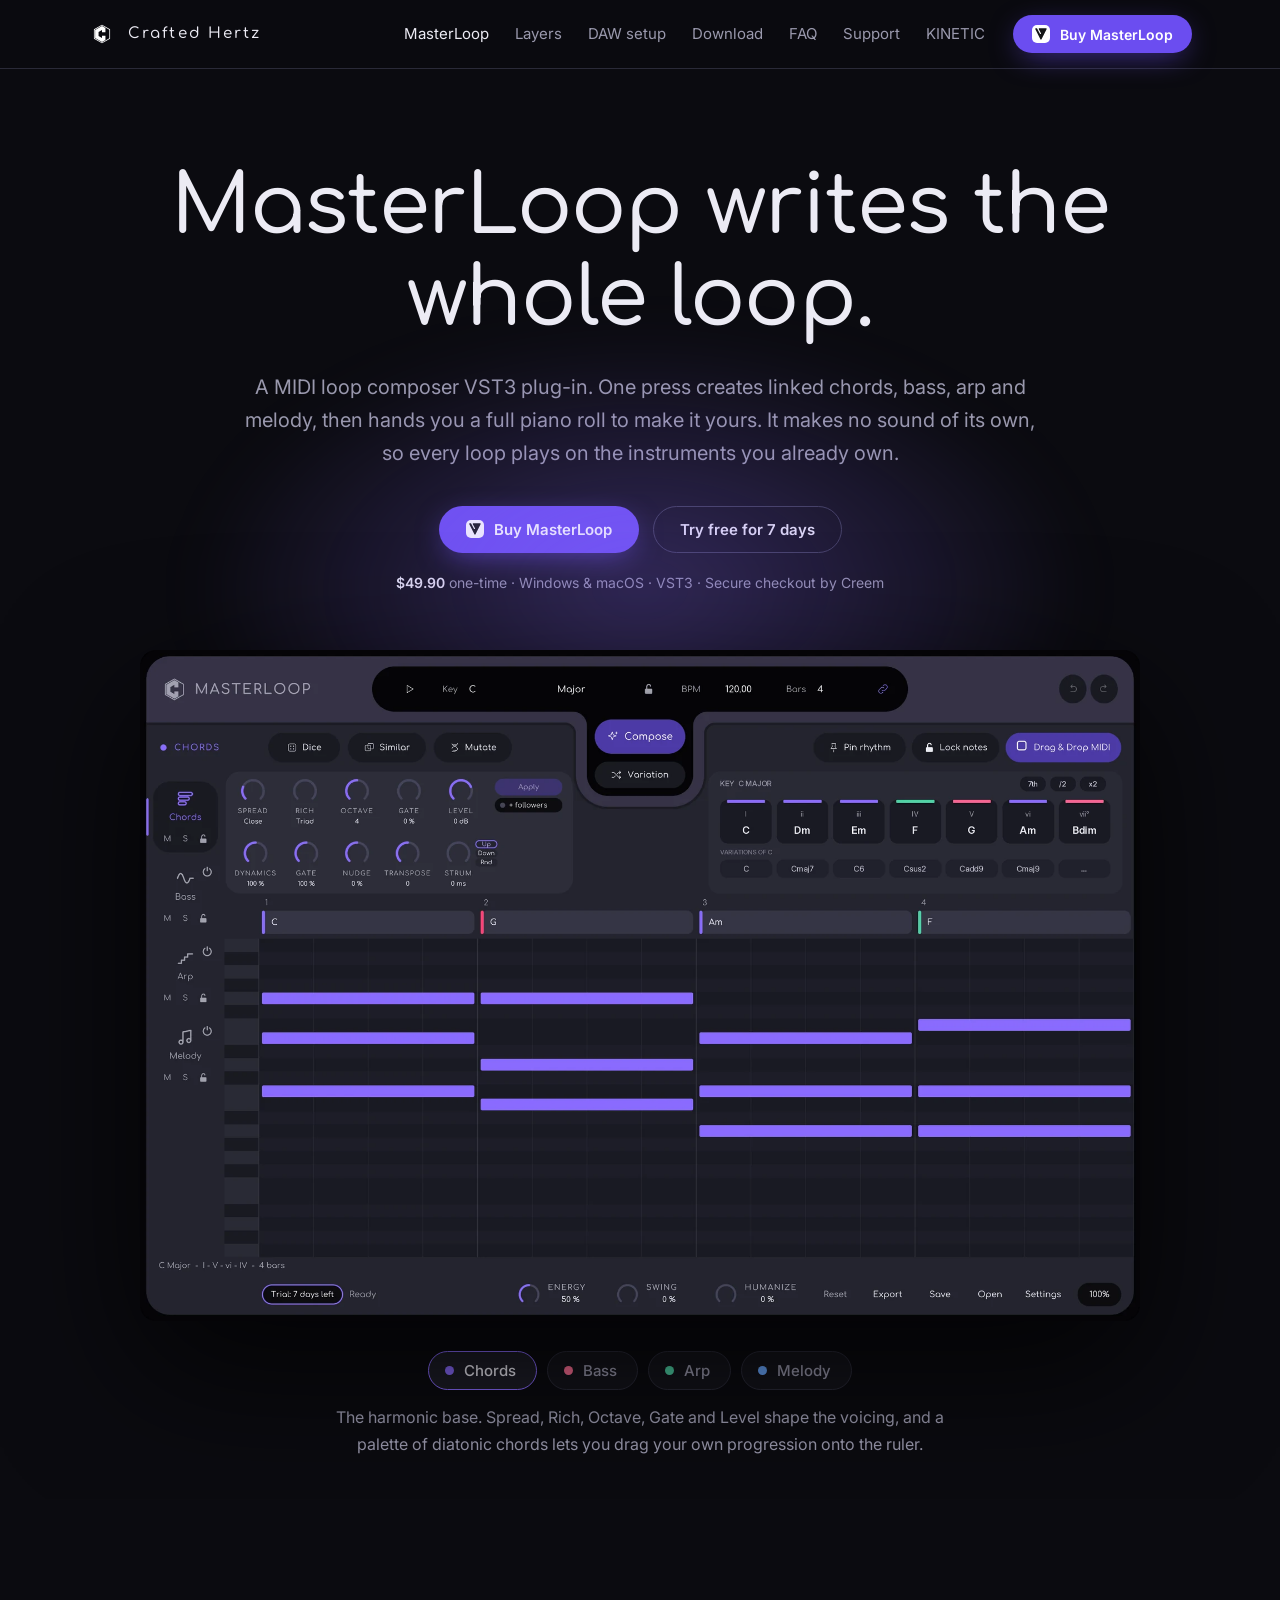
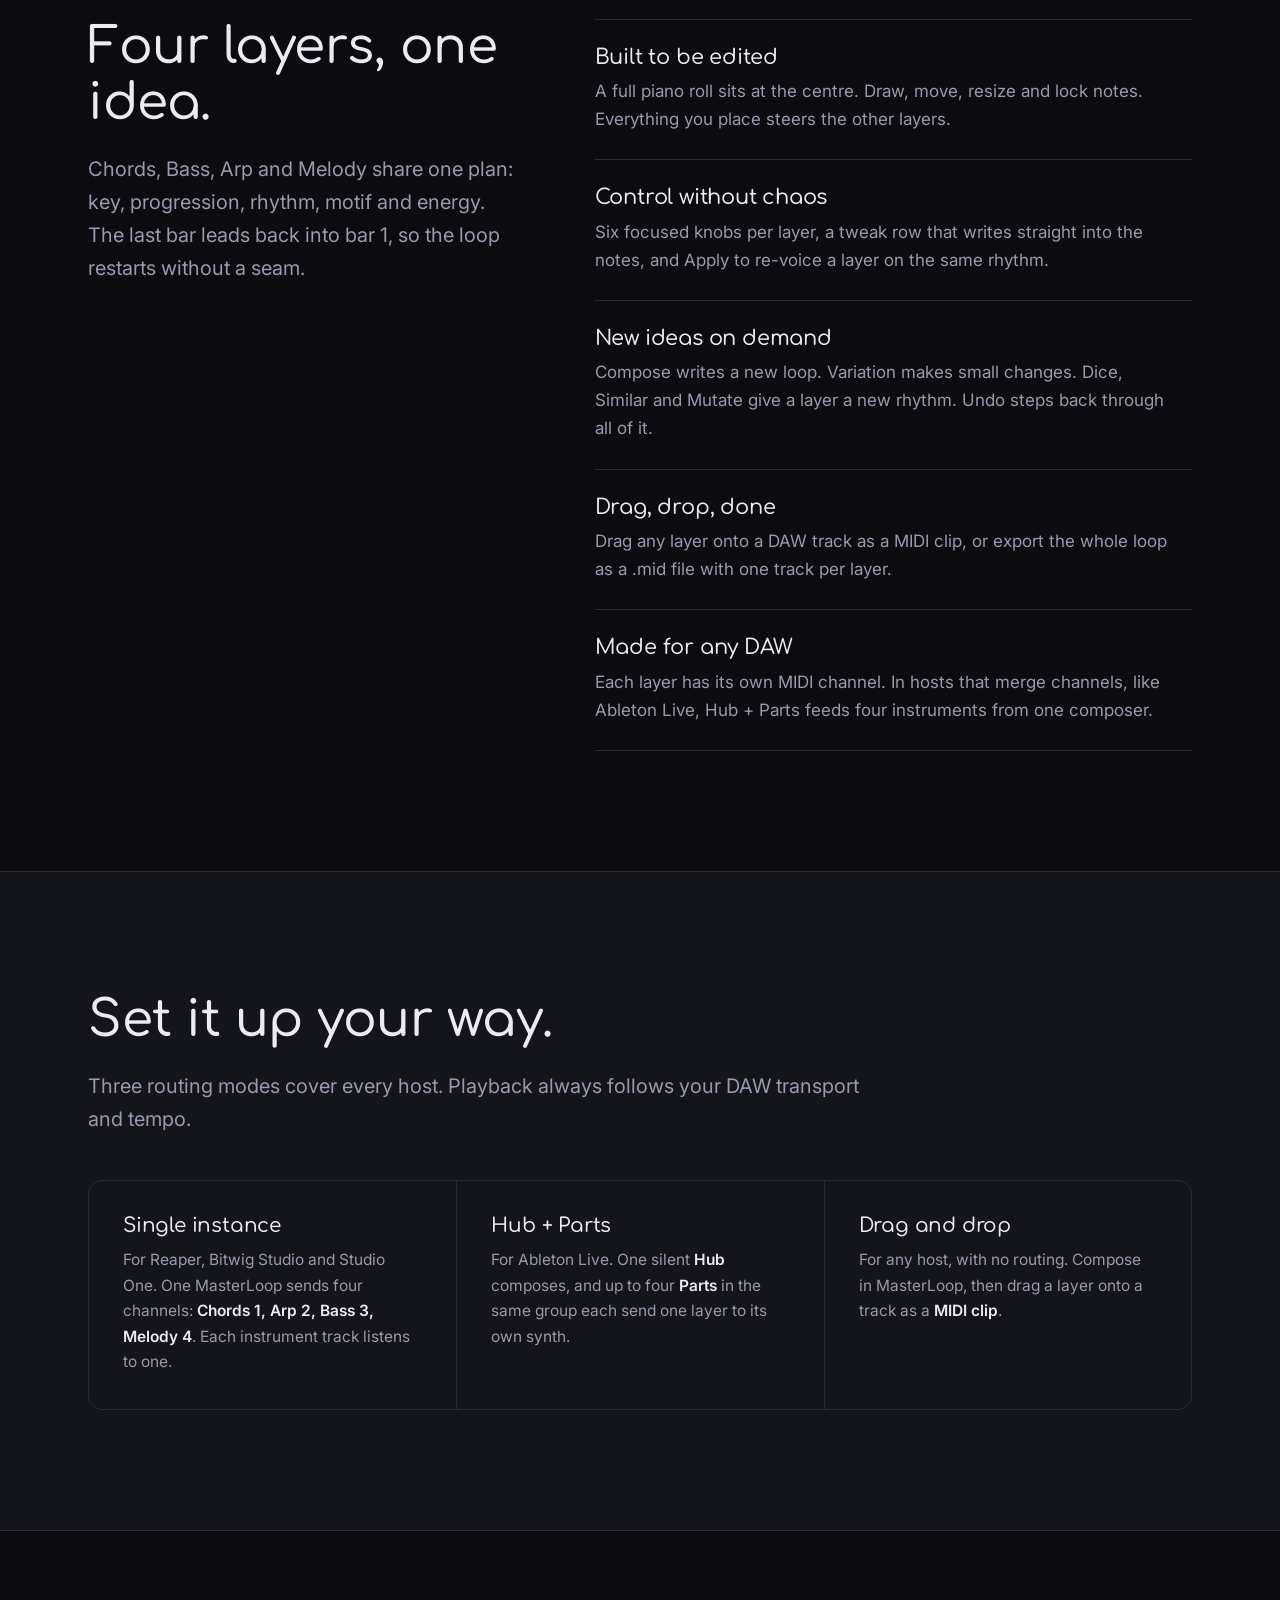
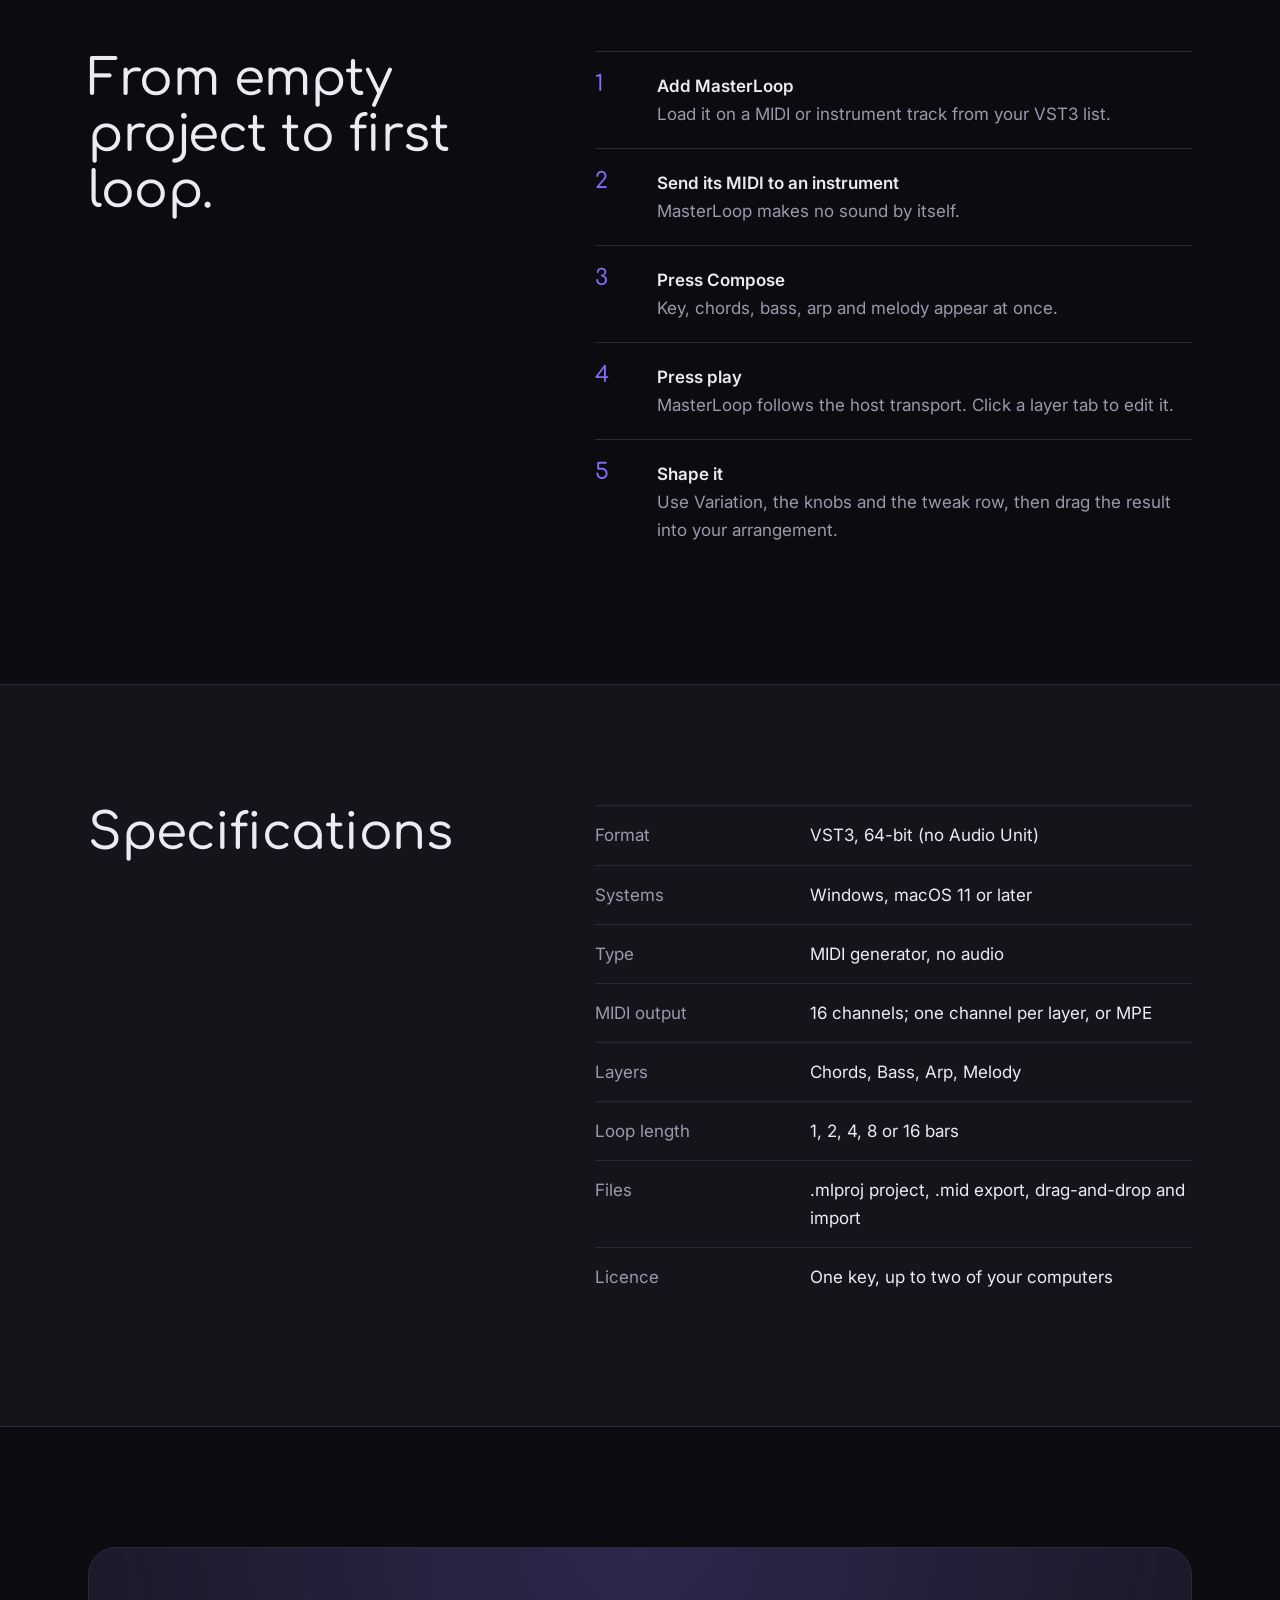
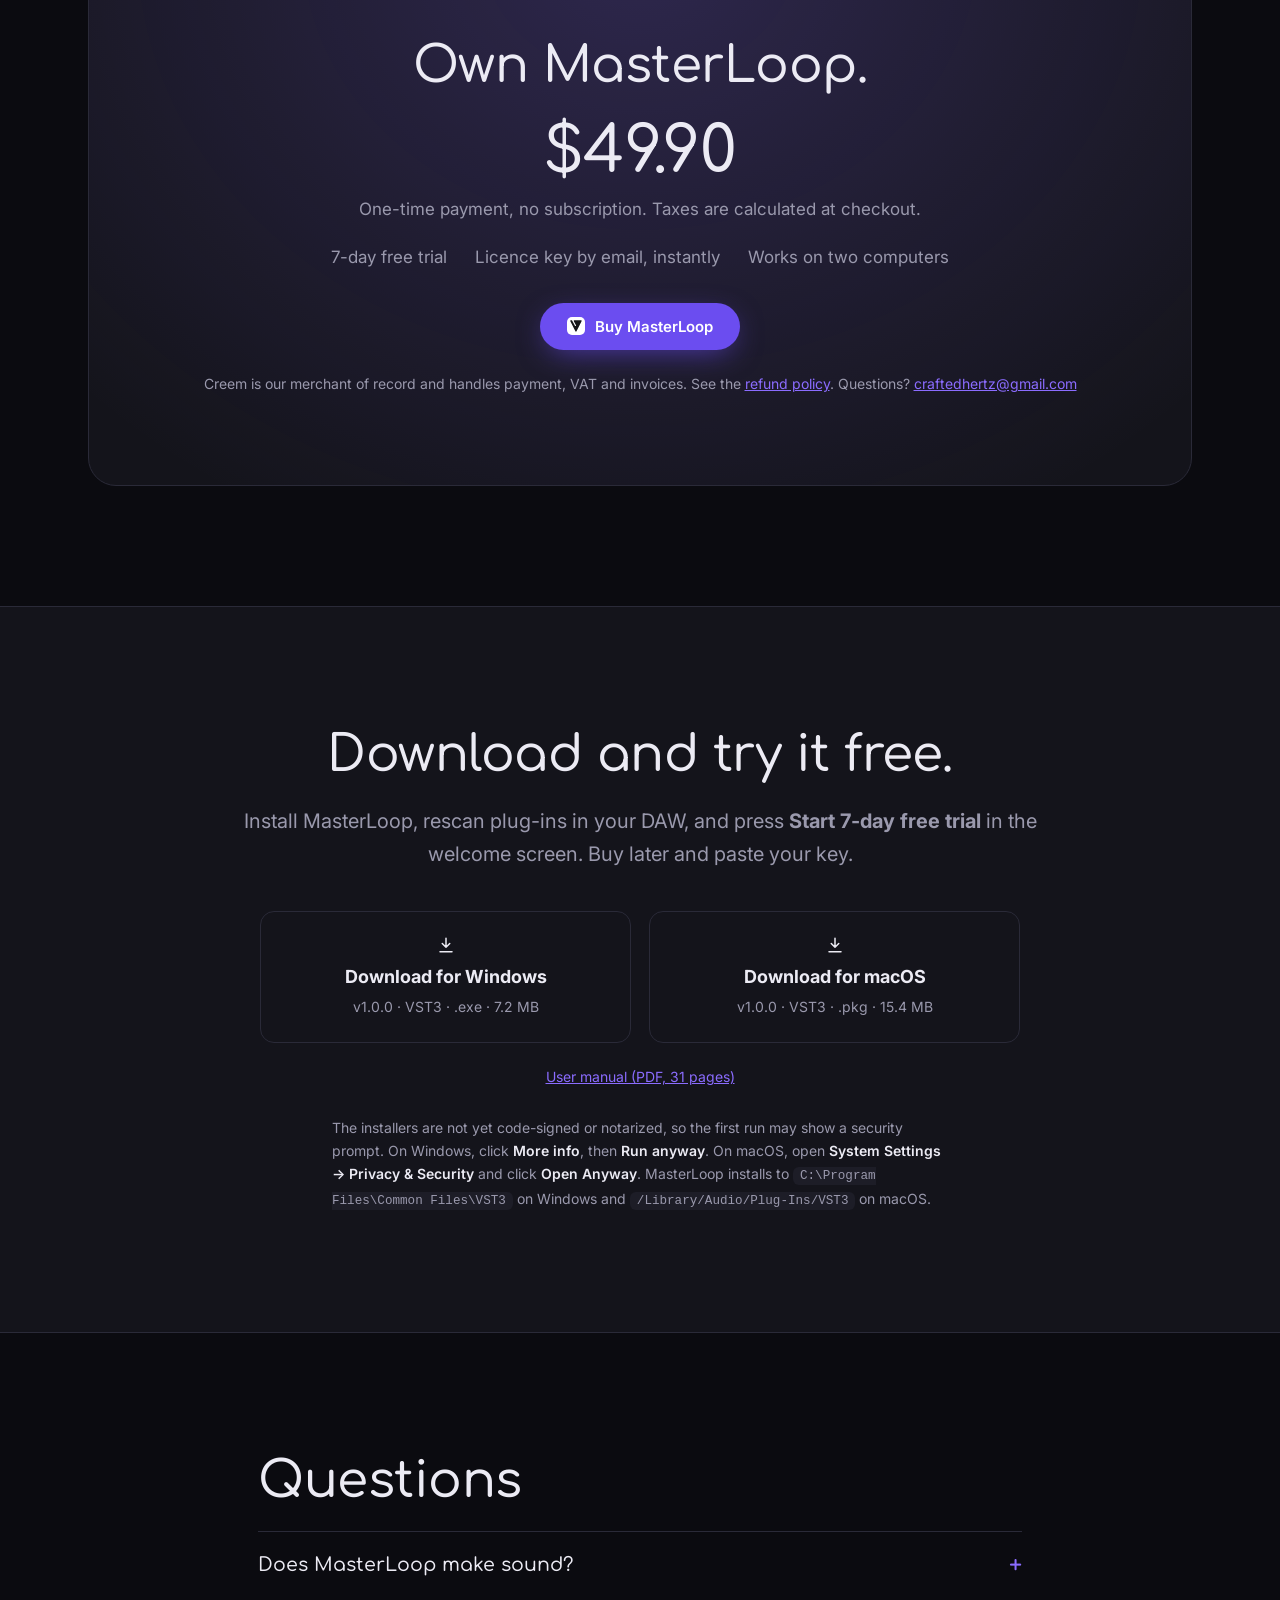
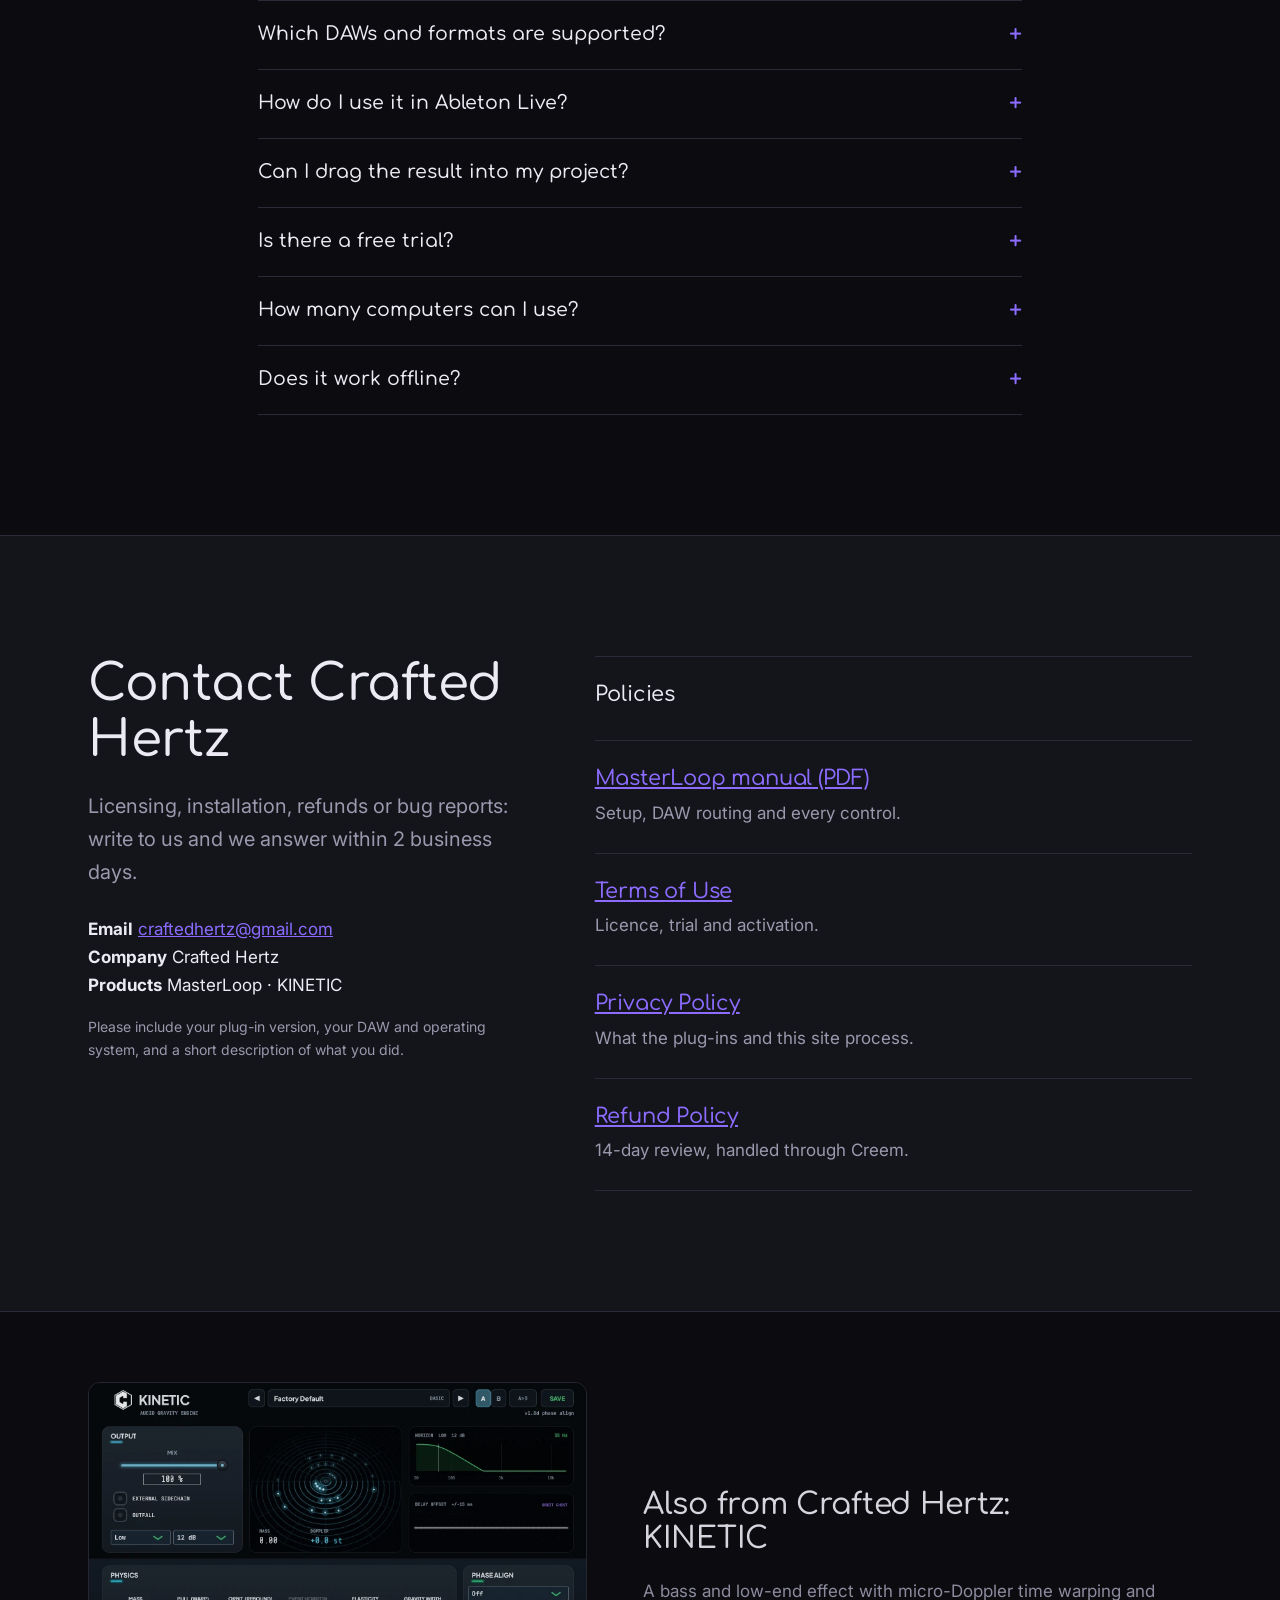
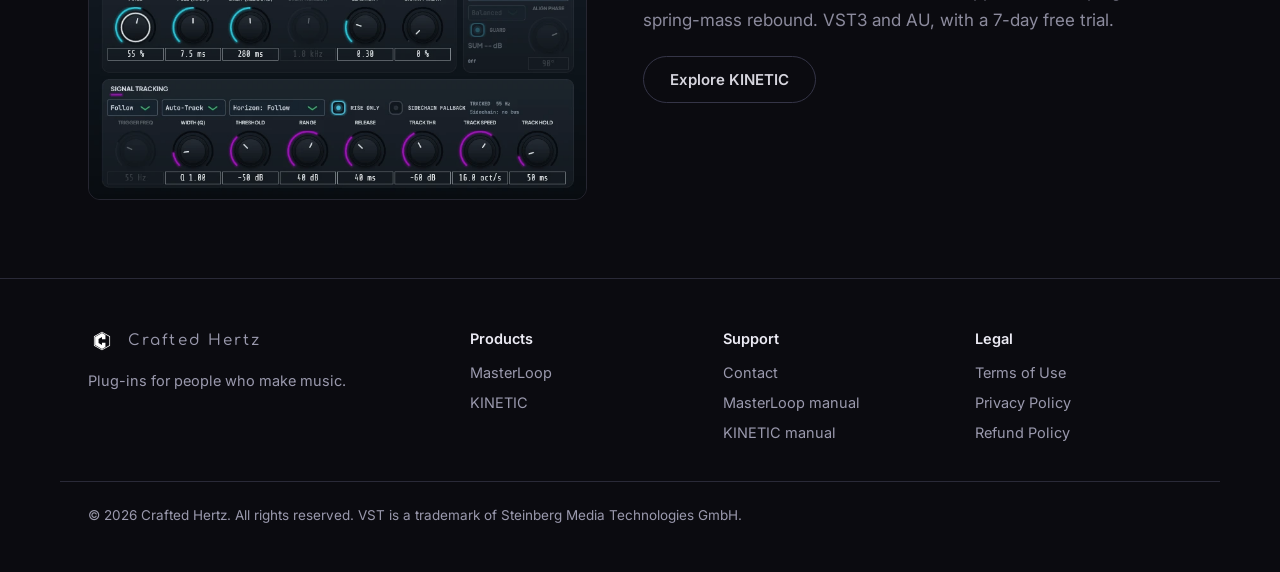
<file: index.html>
<!DOCTYPE html>
<html lang="en"><head><meta charset="utf-8"><meta name="viewport" content="width=device-width, initial-scale=1"><meta name="theme-color" content="#0b0b10">
<title>MasterLoop – MIDI Loop Composer VST3 Plugin | Crafted Hertz</title><meta name="description" content="MasterLoop is a MIDI loop composer VST3 plug-in. One press writes linked chords, bass, arp and melody, with a full piano roll. Windows & macOS. 7-day free trial, $49.90.">
<link rel="canonical" href="https://www.craftedhertz.com/"><meta name="robots" content="index,follow,max-image-preview:large">
<meta property="og:type" content="website"><meta property="og:site_name" content="Crafted Hertz"><meta property="og:locale" content="en_US"><meta property="og:title" content="MasterLoop – MIDI Loop Composer VST3 Plugin | Crafted Hertz"><meta property="og:description" content="MasterLoop is a MIDI loop composer VST3 plug-in. One press writes linked chords, bass, arp and melody, with a full piano roll. Windows & macOS. 7-day free trial, $49.90."><meta property="og:url" content="https://www.craftedhertz.com/"><meta property="og:image" content="https://www.craftedhertz.com/assets/og-image.png"><meta property="og:image:width" content="1200"><meta property="og:image:height" content="630"><meta property="og:image:alt" content="MasterLoop MIDI loop composer plug-in interface">
<meta name="twitter:card" content="summary_large_image"><meta name="twitter:title" content="MasterLoop – MIDI Loop Composer VST3 Plugin | Crafted Hertz"><meta name="twitter:description" content="MasterLoop is a MIDI loop composer VST3 plug-in. One press writes linked chords, bass, arp and melody, with a full piano roll. Windows & macOS. 7-day free trial, $49.90."><meta name="twitter:image" content="https://www.craftedhertz.com/assets/og-image.png">
<link rel="icon" href="/assets/favicon.svg" type="image/svg+xml">
<script type="application/ld+json">{"@context": "https://schema.org", "@graph": [{"@type": "Organization", "@id": "https://www.craftedhertz.com/#org", "name": "Crafted Hertz", "url": "https://www.craftedhertz.com/", "email": "craftedhertz@gmail.com", "logo": "https://www.craftedhertz.com/assets/favicon.svg"}, {"@type": "WebSite", "@id": "https://www.craftedhertz.com/#site", "url": "https://www.craftedhertz.com/", "name": "Crafted Hertz", "publisher": {"@id": "https://www.craftedhertz.com/#org"}}, {"@type": "SoftwareApplication", "name": "MasterLoop", "applicationCategory": "MultimediaApplication", "applicationSubCategory": "MIDI generator plug-in (VST3)", "operatingSystem": "Windows, macOS 11", "softwareVersion": "1.0.0", "description": "MasterLoop is a MIDI loop composer VST3 plug-in. One press writes linked chords, bass, arp and melody, with a full piano roll. Windows & macOS. 7-day free trial, $49.90.", "image": "https://www.craftedhertz.com/assets/masterloop-chords.webp", "url": "https://www.craftedhertz.com/", "publisher": {"@id": "https://www.craftedhertz.com/#org"}, "downloadUrl": "https://www.craftedhertz.com/#download", "offers": {"@type": "Offer", "price": "49.90", "priceCurrency": "USD", "availability": "https://schema.org/InStock", "url": "https://www.creem.io/payment/prod_3pxroHzhk0FmtakkiguxGU"}}, {"@type": "FAQPage", "mainEntity": [{"@type": "Question", "name": "Does MasterLoop make sound?", "acceptedAnswer": {"@type": "Answer", "text": "No. MasterLoop is a MIDI generator and contains no synthesizer. It sends MIDI to the instruments you already own, so every loop uses your own sounds."}}, {"@type": "Question", "name": "Which DAWs and formats are supported?", "acceptedAnswer": {"@type": "Answer", "text": "MasterLoop is a VST3 plug-in for Windows and macOS 11 or later. It works in Ableton Live, Reaper, Bitwig Studio, Studio One and other VST3 hosts. Hosts that load only Audio Units, such as Logic Pro, cannot load it."}}, {"@type": "Question", "name": "How do I use it in Ableton Live?", "acceptedAnswer": {"@type": "Answer", "text": "Use Hub + Parts mode. One MasterLoop instance composes, and up to four small Part instances each send one layer to its own instrument. The setup takes four steps and is covered in the manual."}}, {"@type": "Question", "name": "Can I drag the result into my project?", "acceptedAnswer": {"@type": "Answer", "text": "Yes. Drag any layer onto a DAW track as a MIDI clip, or export the whole loop as a .mid file with one track per layer."}}, {"@type": "Question", "name": "Is there a free trial?", "acceptedAnswer": {"@type": "Answer", "text": "Yes. A full-featured 7-day trial starts only when you press the button inside the plug-in. Scanning plug-ins never starts it."}}, {"@type": "Question", "name": "How many computers can I use?", "acceptedAnswer": {"@type": "Answer", "text": "One licence key activates on up to two of your computers. Deactivate an old machine in Settings to free the slot."}}, {"@type": "Question", "name": "Does it work offline?", "acceptedAnswer": {"@type": "Answer", "text": "Yes. It needs the internet to activate and for an occasional licence refresh, roughly monthly. Your music and MIDI never leave your computer."}}]}]}</script>
<link rel="preconnect" href="https://fonts.googleapis.com"><link rel="preconnect" href="https://fonts.gstatic.com" crossorigin>
<link href="https://fonts.googleapis.com/css2?family=Comfortaa:wght@400;500;600&family=Inter:wght@400;500;600&display=swap" rel="stylesheet">
<script src="https://www.creem.io/embed.js" async></script>
<script>(function(){var p=location.pathname;if(/\.html$/.test(p)){history.replaceState(null,"",(p.replace(/index\.html$/,"").replace(/\.html$/,"")||"/")+location.search+location.hash)}})()</script>
<link rel="stylesheet" href="/assets/masterloop.css?v=20261020b"></head>
<body>
<svg width="0" height="0" style="position:absolute" aria-hidden="true"><symbol id="cz" viewBox="0 0 121 121"><path d="M22.1102 11C24.1187 11 25.9669 12.0982 26.9281 13.8619L51.2059 58.4106C52.5699 60.9134 55.7048 61.8368 58.2077 60.473C60.7108 59.109 61.6342 55.9742 60.2701 53.4712L41.5466 19.113C39.554 15.4566 42.2004 11 46.3645 11H103.806C107.885 11 110.539 15.2933 108.715 18.9416L65.0579 106.254C63.0356 110.298 57.2654 110.298 55.2431 106.254L11.5863 18.9416C9.76212 15.2933 12.4156 11 16.4946 11H22.1102Z" fill="#151617"/></symbol><symbol id="logo" viewBox="0 0 720 720"><path fill="#fff" fill-rule="evenodd" d="M360,600l-207.456,-120l0,-240l207.456,-120l207.456,120l0,240l-207.456,120Zm0,-22.48l188.024,-108.76l0,-217.52l-188.024,-108.76l-188.024,108.76l0,217.52l188.024,108.76Z"/><path fill="#fff" fill-rule="evenodd" d="M448.202,513.058l-88.202,51.019l-176.404,-102.039l0,-204.077l176.404,-102.038l88.202,51.019l0,108.957l-88.202,0l0,-58.028l-88.202,50.923l0,102.43l88.202,50.923l0,-58.047l88.202,0l0,108.957Z"/></symbol></svg>
<a class="skip" href="#main">Skip to content</a>
<nav class="top" aria-label="Main"><div class="wrap"><a class="brand" href="/"><svg aria-hidden="true"><use href="#logo"/></svg>Crafted Hertz</a>
<div class="links"><a href="/" aria-current="page">MasterLoop</a><a href="#layers">Layers</a><a href="#routing">DAW setup</a><a href="#download">Download</a><a href="#faq">FAQ</a><a href="#support">Support</a><a href="/kinetic">KINETIC</a></div><a class="creem" href="https://www.creem.io/payment/prod_3pxroHzhk0FmtakkiguxGU" data-creem-checkout data-creem-theme="dark"><svg aria-hidden="true"><use href="#cz"/></svg><span>Buy MasterLoop</span></a></div></nav>
<main id="main">
<section class="hero" id="top"><div class="wrap">
<h1>MasterLoop writes the whole loop.</h1>
<p class="lead">A MIDI loop composer VST3 plug-in. One press creates linked chords, bass, arp and melody, then hands you a full piano roll to make it yours. It makes no sound of its own, so every loop plays on the instruments you already own.</p>
<div class="cta"><a class="creem" href="https://www.creem.io/payment/prod_3pxroHzhk0FmtakkiguxGU" data-creem-checkout data-creem-theme="dark"><svg aria-hidden="true"><use href="#cz"/></svg><span>Buy MasterLoop</span></a><a class="btn ghost" href="#download">Try free for 7 days</a></div>
<p class="fine"><b>$49.90</b> one-time · Windows &amp; macOS · VST3 · Secure checkout by Creem</p>
<div class="stage" id="ui"><img class="shot on" src="/assets/masterloop-chords.webp" width="1800" height="1209" alt="MasterLoop Chords layer: chord ruler C, G, Am, F with chord palette and piano roll" fetchpriority="high" decoding="async"><img class="shot" src="/assets/masterloop-bass.webp" width="1800" height="1209" alt="MasterLoop Bass layer: bass notes on the chord roots in the piano roll" decoding="async"><img class="shot" src="/assets/masterloop-arp.webp" width="1800" height="1209" alt="MasterLoop Arp layer: arpeggio notes filling the groove in the piano roll" decoding="async"><img class="shot" src="/assets/masterloop-melody.webp" width="1800" height="1209" alt="MasterLoop Melody layer: hook-based melody with the Melody Form bar" decoding="async"></div>
<div class="layers" id="layers" role="group" aria-label="Choose a layer"><button type="button" data-l="0" style="--c:#8b6cff" aria-pressed="true"><i></i>Chords</button><button type="button" data-l="1" style="--c:#ff7096" aria-pressed="false"><i></i>Bass</button><button type="button" data-l="2" style="--c:#4fd2a6" aria-pressed="false"><i></i>Arp</button><button type="button" data-l="3" style="--c:#6aa8ff" aria-pressed="false"><i></i>Melody</button></div>
<p id="cap" aria-live="polite">The harmonic base. Spread, Rich, Octave, Gate and Level shape the voicing, and a palette of diatonic chords lets you drag your own progression onto the ruler.</p>
</div></section>

<section><div class="wrap split">
<div><h2>Four layers, one idea.</h2><p class="lead" style="margin:0">Chords, Bass, Arp and Melody share one plan: key, progression, rhythm, motif and energy. The last bar leads back into bar 1, so the loop restarts without a seam.</p></div>
<div class="rows">
<div><h3>Built to be edited</h3><p>A full piano roll sits at the centre. Draw, move, resize and lock notes. Everything you place steers the other layers.</p></div>
<div><h3>Control without chaos</h3><p>Six focused knobs per layer, a tweak row that writes straight into the notes, and Apply to re-voice a layer on the same rhythm.</p></div>
<div><h3>New ideas on demand</h3><p>Compose writes a new loop. Variation makes small changes. Dice, Similar and Mutate give a layer a new rhythm. Undo steps back through all of it.</p></div>
<div><h3>Drag, drop, done</h3><p>Drag any layer onto a DAW track as a MIDI clip, or export the whole loop as a .mid file with one track per layer.</p></div>
<div><h3>Made for any DAW</h3><p>Each layer has its own MIDI channel. In hosts that merge channels, like Ableton Live, Hub + Parts feeds four instruments from one composer.</p></div>
</div></div></section>

<section class="band" id="routing"><div class="wrap">
<h2>Set it up your way.</h2><p class="lead" style="margin:0">Three routing modes cover every host. Playback always follows your DAW transport and tempo.</p>
<div class="modes">
<div><h3>Single instance</h3><p>For Reaper, Bitwig Studio and Studio One. One MasterLoop sends four channels: <b>Chords 1, Arp 2, Bass 3, Melody 4</b>. Each instrument track listens to one.</p></div>
<div><h3>Hub + Parts</h3><p>For Ableton Live. One silent <b>Hub</b> composes, and up to four <b>Parts</b> in the same group each send one layer to its own synth.</p></div>
<div><h3>Drag and drop</h3><p>For any host, with no routing. Compose in MasterLoop, then drag a layer onto a track as a <b>MIDI clip</b>.</p></div>
</div></div></section>

<section><div class="wrap split">
<div><h2>From empty project to first loop.</h2></div>
<ol class="steps">
<li><div><b>Add MasterLoop</b><span>Load it on a MIDI or instrument track from your VST3 list.</span></div></li>
<li><div><b>Send its MIDI to an instrument</b><span>MasterLoop makes no sound by itself.</span></div></li>
<li><div><b>Press Compose</b><span>Key, chords, bass, arp and melody appear at once.</span></div></li>
<li><div><b>Press play</b><span>MasterLoop follows the host transport. Click a layer tab to edit it.</span></div></li>
<li><div><b>Shape it</b><span>Use Variation, the knobs and the tweak row, then drag the result into your arrangement.</span></div></li>
</ol></div></section>

<section class="band"><div class="wrap split">
<div><h2>Specifications</h2></div>
<table><tr><td>Format</td><td>VST3, 64-bit (no Audio Unit)</td></tr><tr><td>Systems</td><td>Windows, macOS 11 or later</td></tr><tr><td>Type</td><td>MIDI generator, no audio</td></tr><tr><td>MIDI output</td><td>16 channels; one channel per layer, or MPE</td></tr><tr><td>Layers</td><td>Chords, Bass, Arp, Melody</td></tr><tr><td>Loop length</td><td>1, 2, 4, 8 or 16 bars</td></tr><tr><td>Files</td><td>.mlproj project, .mid export, drag-and-drop and import</td></tr><tr><td>Licence</td><td>One key, up to two of your computers</td></tr></table></div></section>

<section id="buy"><div class="wrap"><div class="buy">
<h2 style="margin-inline:auto">Own MasterLoop.</h2><div class="price">$49.90</div>
<p class="dim">One-time payment, no subscription. Taxes are calculated at checkout.</p>
<ul><li>7-day free trial</li><li>Licence key by email, instantly</li><li>Works on two computers</li></ul>
<div><a class="creem" href="https://www.creem.io/payment/prod_3pxroHzhk0FmtakkiguxGU" data-creem-checkout data-creem-theme="dark"><svg aria-hidden="true"><use href="#cz"/></svg><span>Buy MasterLoop</span></a></div>
<p class="fine" style="margin-top:22px">Creem is our merchant of record and handles payment, VAT and invoices. See the <a href="/refunds">refund policy</a>. Questions? <a href="mailto:craftedhertz@gmail.com">craftedhertz@gmail.com</a></p>
</div></div></section>

<section class="band" id="download" style="text-align:center"><div class="wrap">
<h2 style="margin-inline:auto">Download and try it free.</h2>
<p class="lead">Install MasterLoop, rescan plug-ins in your DAW, and press <b>Start 7-day free trial</b> in the welcome screen. Buy later and paste your key.</p>
<div class="dl">
<a class="dlb" href="/downloads/MasterLoop-Setup-1.0.0.exe" download><svg width="18" height="18" viewBox="0 0 24 24" fill="none" stroke="currentColor" stroke-width="2" stroke-linecap="round" stroke-linejoin="round" aria-hidden="true"><path d="M12 3v12m0 0l-5-5m5 5l5-5M4 21h16"/></svg><b>Download for Windows</b><small>v1.0.0 · VST3 · .exe · 7.2 MB</small></a>
<a class="dlb" href="/downloads/MasterLoop-1.0.0-macOS.pkg" download><svg width="18" height="18" viewBox="0 0 24 24" fill="none" stroke="currentColor" stroke-width="2" stroke-linecap="round" stroke-linejoin="round" aria-hidden="true"><path d="M12 3v12m0 0l-5-5m5 5l5-5M4 21h16"/></svg><b>Download for macOS</b><small>v1.0.0 · VST3 · .pkg · 15.4 MB</small></a></div>
<p class="fine" style="margin-top:22px"><a href="/assets/MasterLoop_User_Manual.pdf" download>User manual (PDF, 31 pages)</a></p>
<p class="fine" style="max-width:44em;margin:28px auto 0;text-align:left">The installers are not yet code-signed or notarized, so the first run may show a security prompt. On Windows, click <b>More info</b>, then <b>Run anyway</b>. On macOS, open <b>System Settings → Privacy &amp; Security</b> and click <b>Open Anyway</b>. MasterLoop installs to <code>C:\Program Files\Common Files\VST3</code> on Windows and <code>/Library/Audio/Plug-Ins/VST3</code> on macOS.</p>
</div></section>

<section id="faq"><div class="wrap faq"><h2>Questions</h2>
<details><summary>Does MasterLoop make sound?</summary><p>No. MasterLoop is a MIDI generator and contains no synthesizer. It sends MIDI to the instruments you already own, so every loop uses your own sounds.</p></details><details><summary>Which DAWs and formats are supported?</summary><p>MasterLoop is a VST3 plug-in for Windows and macOS 11 or later. It works in Ableton Live, Reaper, Bitwig Studio, Studio One and other VST3 hosts. Hosts that load only Audio Units, such as Logic Pro, cannot load it.</p></details><details><summary>How do I use it in Ableton Live?</summary><p>Use Hub + Parts mode. One MasterLoop instance composes, and up to four small Part instances each send one layer to its own instrument. The setup takes four steps and is covered in the manual.</p></details><details><summary>Can I drag the result into my project?</summary><p>Yes. Drag any layer onto a DAW track as a MIDI clip, or export the whole loop as a .mid file with one track per layer.</p></details><details><summary>Is there a free trial?</summary><p>Yes. A full-featured 7-day trial starts only when you press the button inside the plug-in. Scanning plug-ins never starts it.</p></details><details><summary>How many computers can I use?</summary><p>One licence key activates on up to two of your computers. Deactivate an old machine in Settings to free the slot.</p></details><details><summary>Does it work offline?</summary><p>Yes. It needs the internet to activate and for an occasional licence refresh, roughly monthly. Your music and MIDI never leave your computer.</p></details>
</div></section>

<section id="support" class="band"><div class="wrap split">
<div><h2>Contact Crafted Hertz</h2><p class="lead" style="margin:0 0 26px">Licensing, installation, refunds or bug reports: write to us and we answer within 2 business days.</p>
<p><b>Email</b> <a href="mailto:craftedhertz@gmail.com">craftedhertz@gmail.com</a><br><b>Company</b> Crafted Hertz<br><b>Products</b> MasterLoop · KINETIC</p>
<p class="fine" style="margin-top:16px">Please include your plug-in version, your DAW and operating system, and a short description of what you did.</p></div>
<div class="rows"><div><h3>Policies</h3></div>
<div><h3><a href="/assets/MasterLoop_User_Manual.pdf" download>MasterLoop manual (PDF)</a></h3><p>Setup, DAW routing and every control.</p></div>
<div><h3><a href="/terms">Terms of Use</a></h3><p>Licence, trial and activation.</p></div>
<div><h3><a href="/privacy">Privacy Policy</a></h3><p>What the plug-ins and this site process.</p></div>
<div><h3><a href="/refunds">Refund Policy</a></h3><p>14-day review, handled through Creem.</p></div></div>
</div></section>
<section class="tight"><div class="wrap kin">
<a href="/kinetic" aria-label="KINETIC bass plug-in"><picture><source srcset="/assets/kinetic-ui.webp" type="image/webp"><img src="/assets/kinetic-ui.png" width="779" height="652" alt="KINETIC bass plug-in interface" loading="lazy" decoding="async"></picture></a>
<div><h2>Also from Crafted Hertz: KINETIC</h2><p class="dim" style="margin-bottom:22px">A bass and low-end effect with micro-Doppler time warping and spring-mass rebound. VST3 and AU, with a 7-day free trial.</p><a class="btn ghost" href="/kinetic">Explore KINETIC</a></div>
</div></section>
</main>
<footer><div class="wrap foot"><div><a class="brand" href="/"><svg aria-hidden="true"><use href="#logo"/></svg>Crafted Hertz</a><p>Plug-ins for people who make music.</p></div>
<div><b>Products</b><a href="/">MasterLoop</a><a href="/kinetic">KINETIC</a></div>
<div><b>Support</b><a href="/#support">Contact</a><a href="/assets/MasterLoop_User_Manual.pdf">MasterLoop manual</a><a href="/assets/KINETIC-Manual.pdf">KINETIC manual</a></div>
<div><b>Legal</b><a href="/terms">Terms of Use</a><a href="/privacy">Privacy Policy</a><a href="/refunds">Refund Policy</a></div></div>
<div class="wrap copy">© 2026 Crafted Hertz. All rights reserved. VST is a trademark of Steinberg Media Technologies GmbH.</div></footer>
<script>
(function(){var ui=document.getElementById("ui"),cap=document.getElementById("cap"),b=document.querySelectorAll(".layers button"),t=["The harmonic base. Spread, Rich, Octave, Gate and Level shape the voicing, and a palette of diatonic chords lets you drag your own progression onto the ruler.", "Locks to the chord roots with its own pocket, approach notes and ghost notes. Register, Glide and Level keep it simple.", "Arpeggiates the chords and fills the gaps between the other layers. Range, Pattern, Gate, Skip and Level set the motion.", "A hook-based line that can carry a second voice below it. Contour, Hook, Counter and Ornament steer the phrase."],i=0;
function set(n){i=n;Array.prototype.forEach.call(ui.children,function(x,k){x.classList.toggle("on",k==n)});cap.textContent=t[n];b.forEach(function(x,k){x.setAttribute("aria-pressed",k==n)})}
b.forEach(function(x,k){x.addEventListener("click",function(){set(k)})});
if(!matchMedia("(prefers-reduced-motion:reduce)").matches){var iv=setInterval(function(){set((i+1)%4)},4000);b.forEach(function(x){x.addEventListener("click",function(){clearInterval(iv)})})}})();
</script></body></html>
</file>
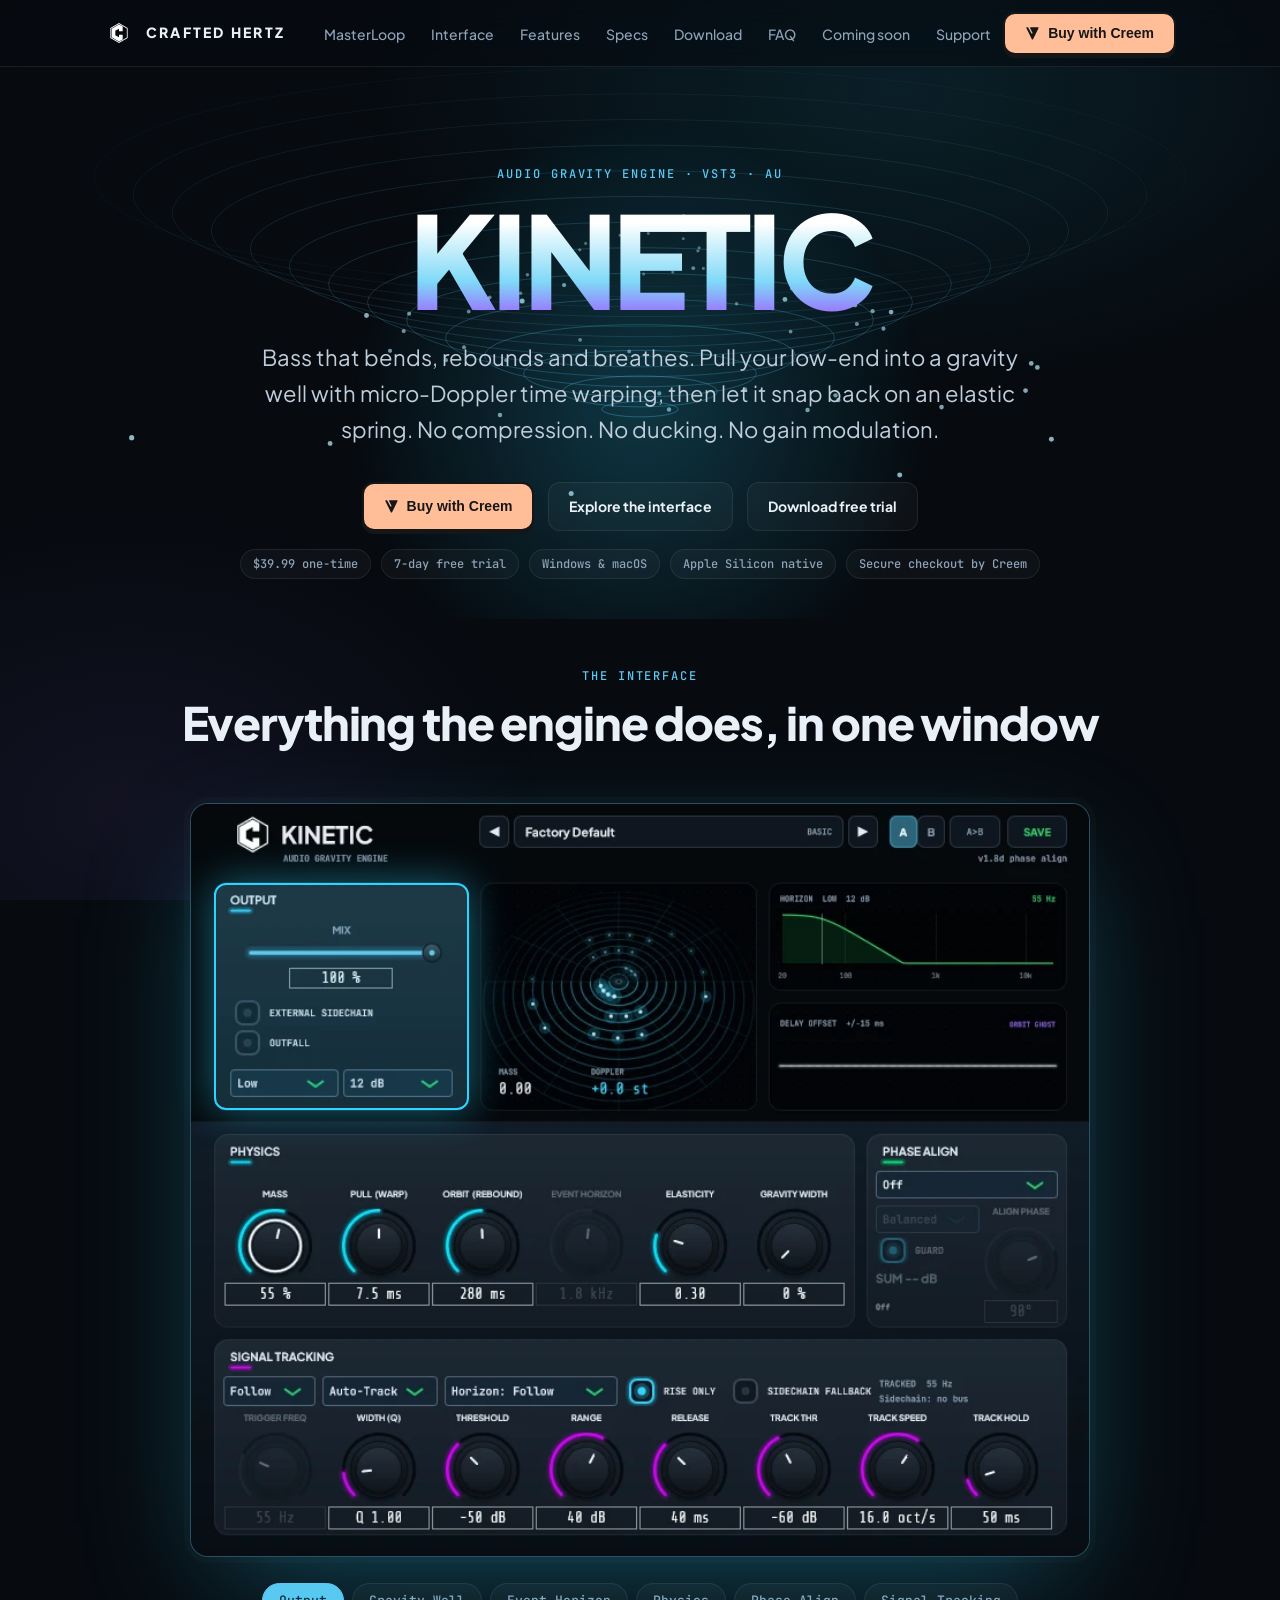
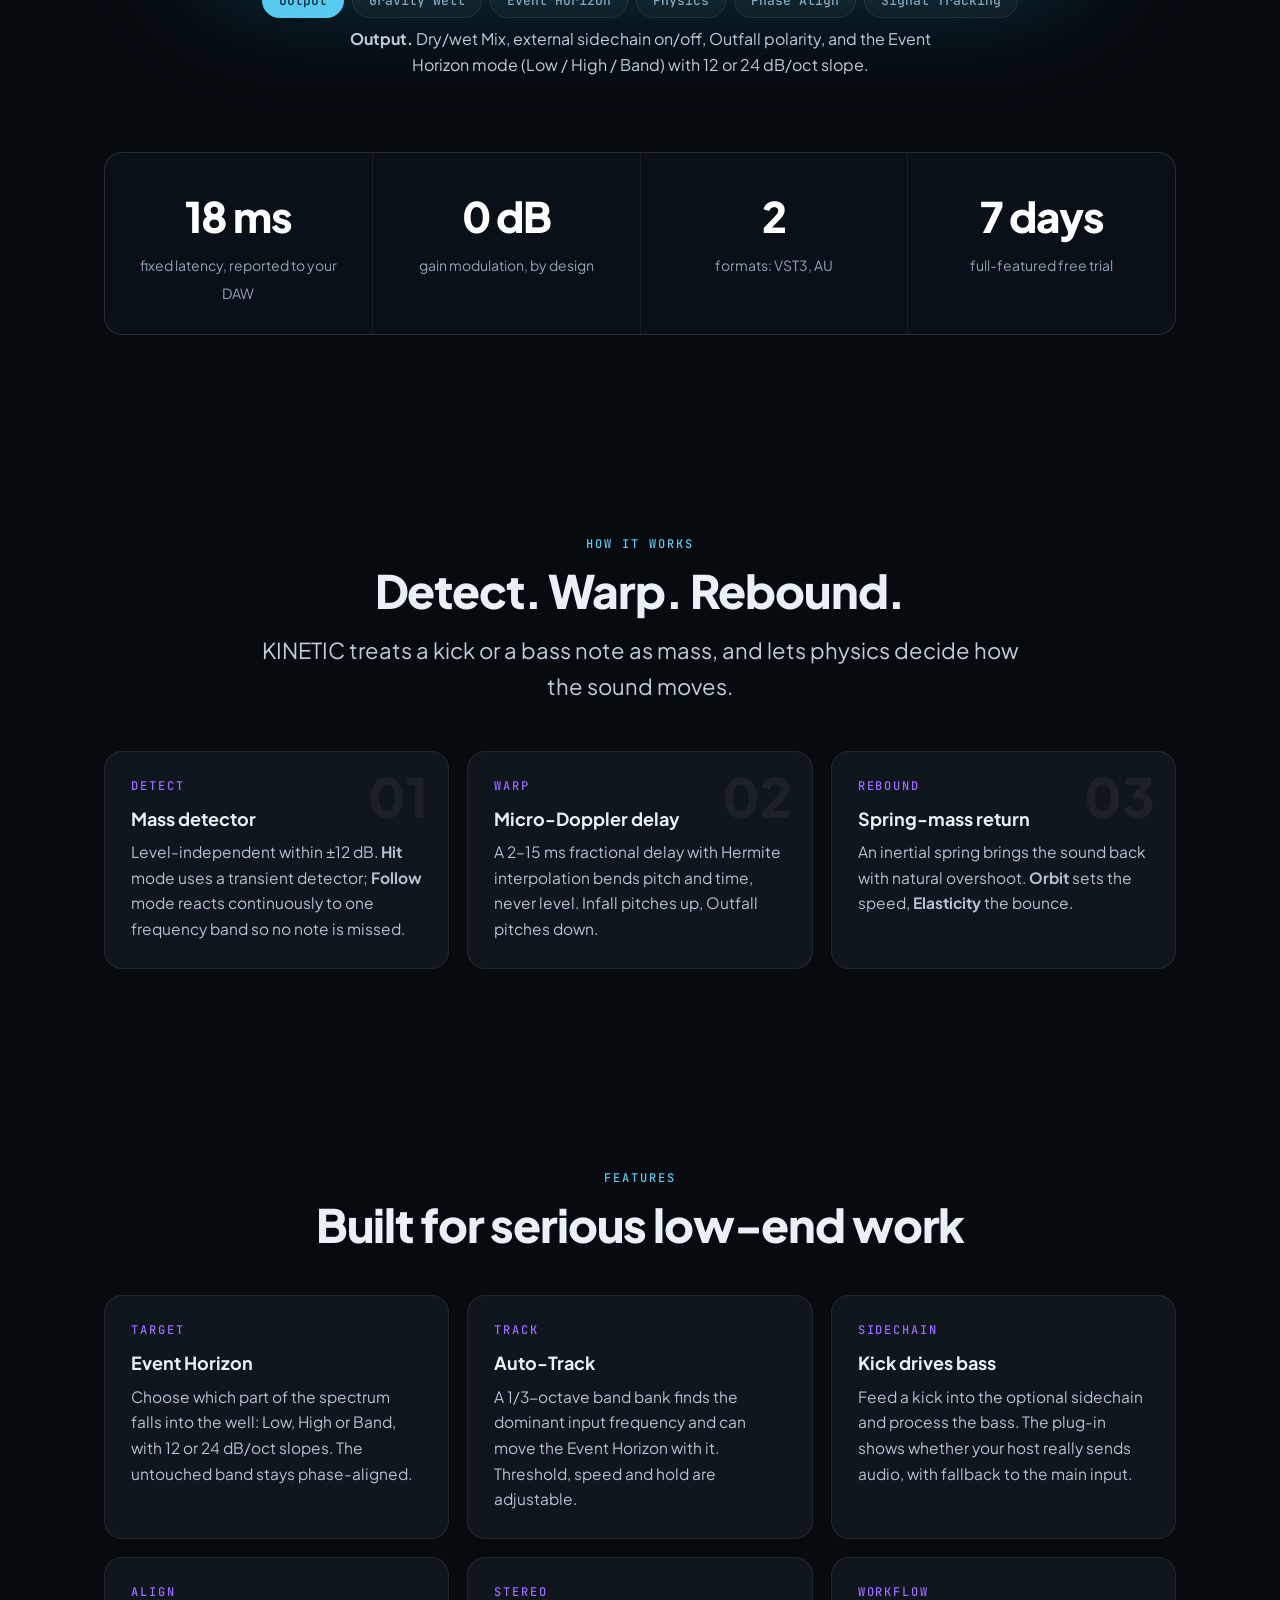
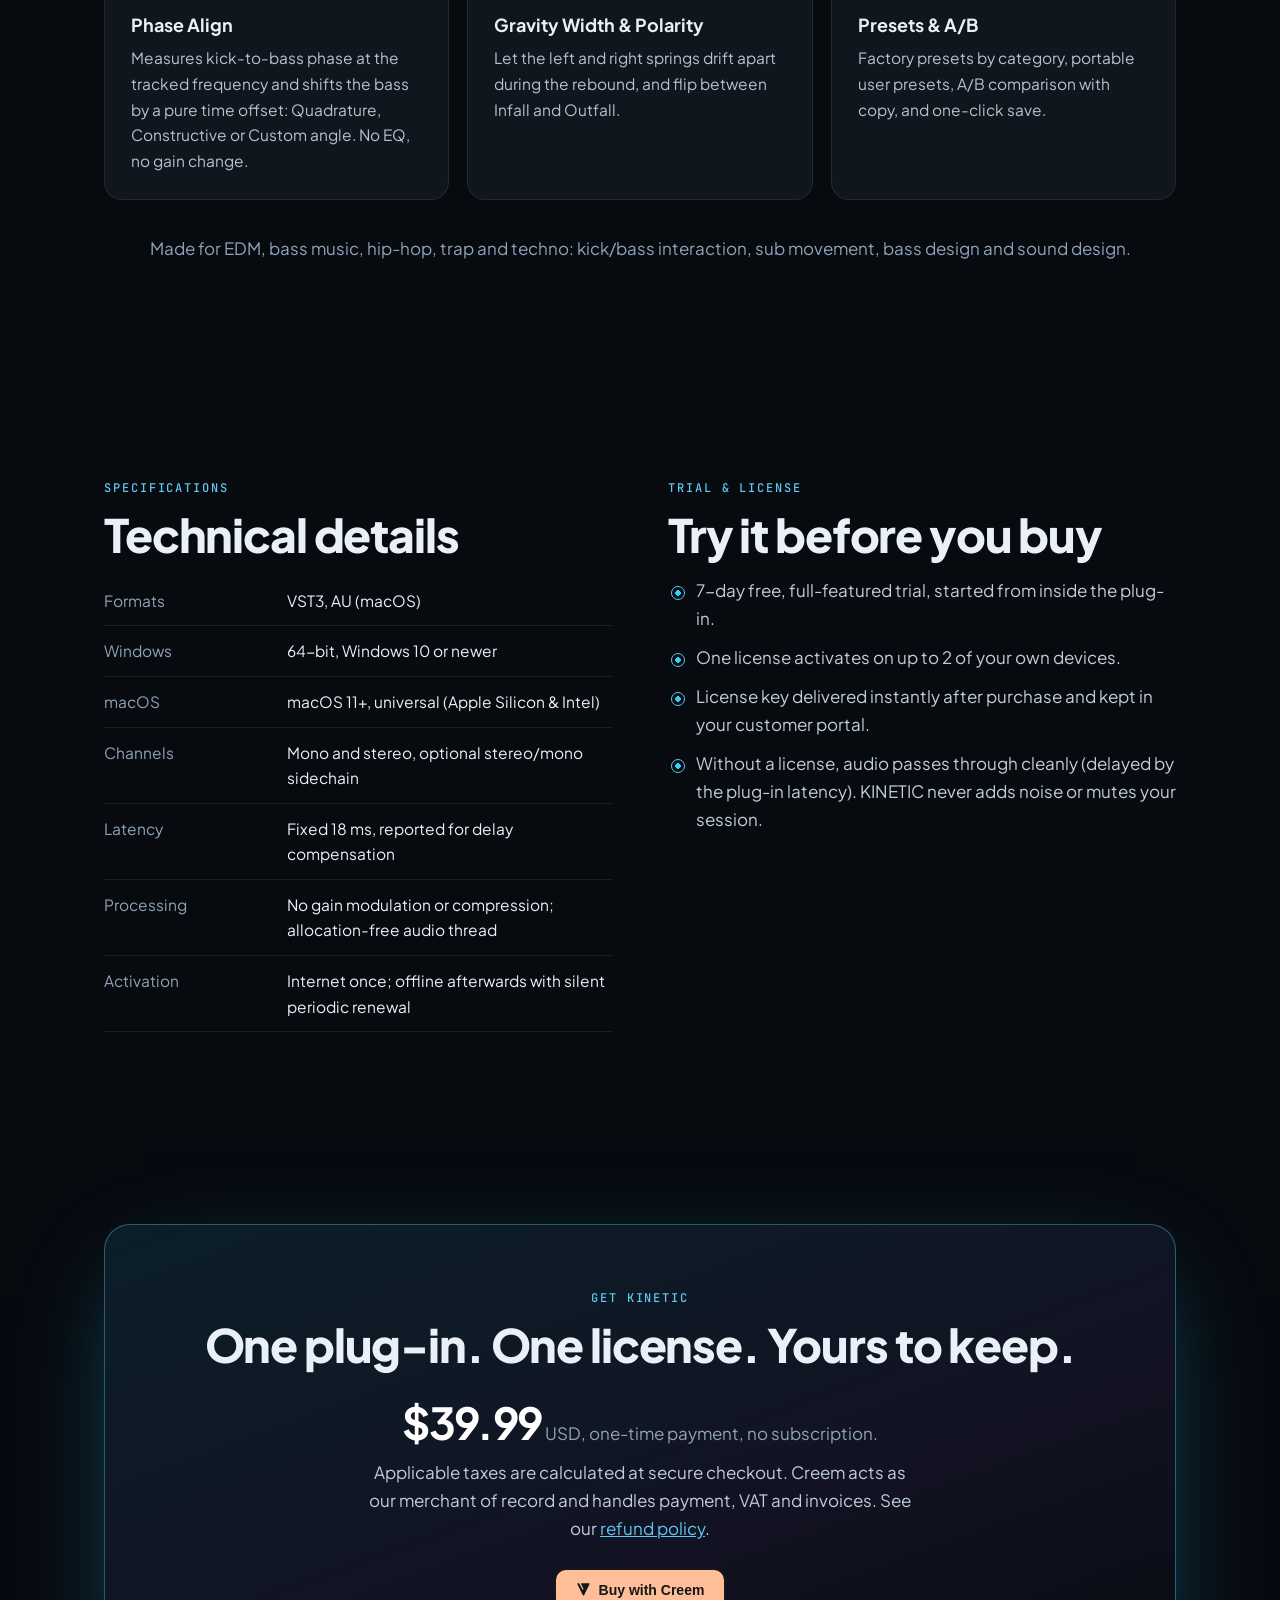
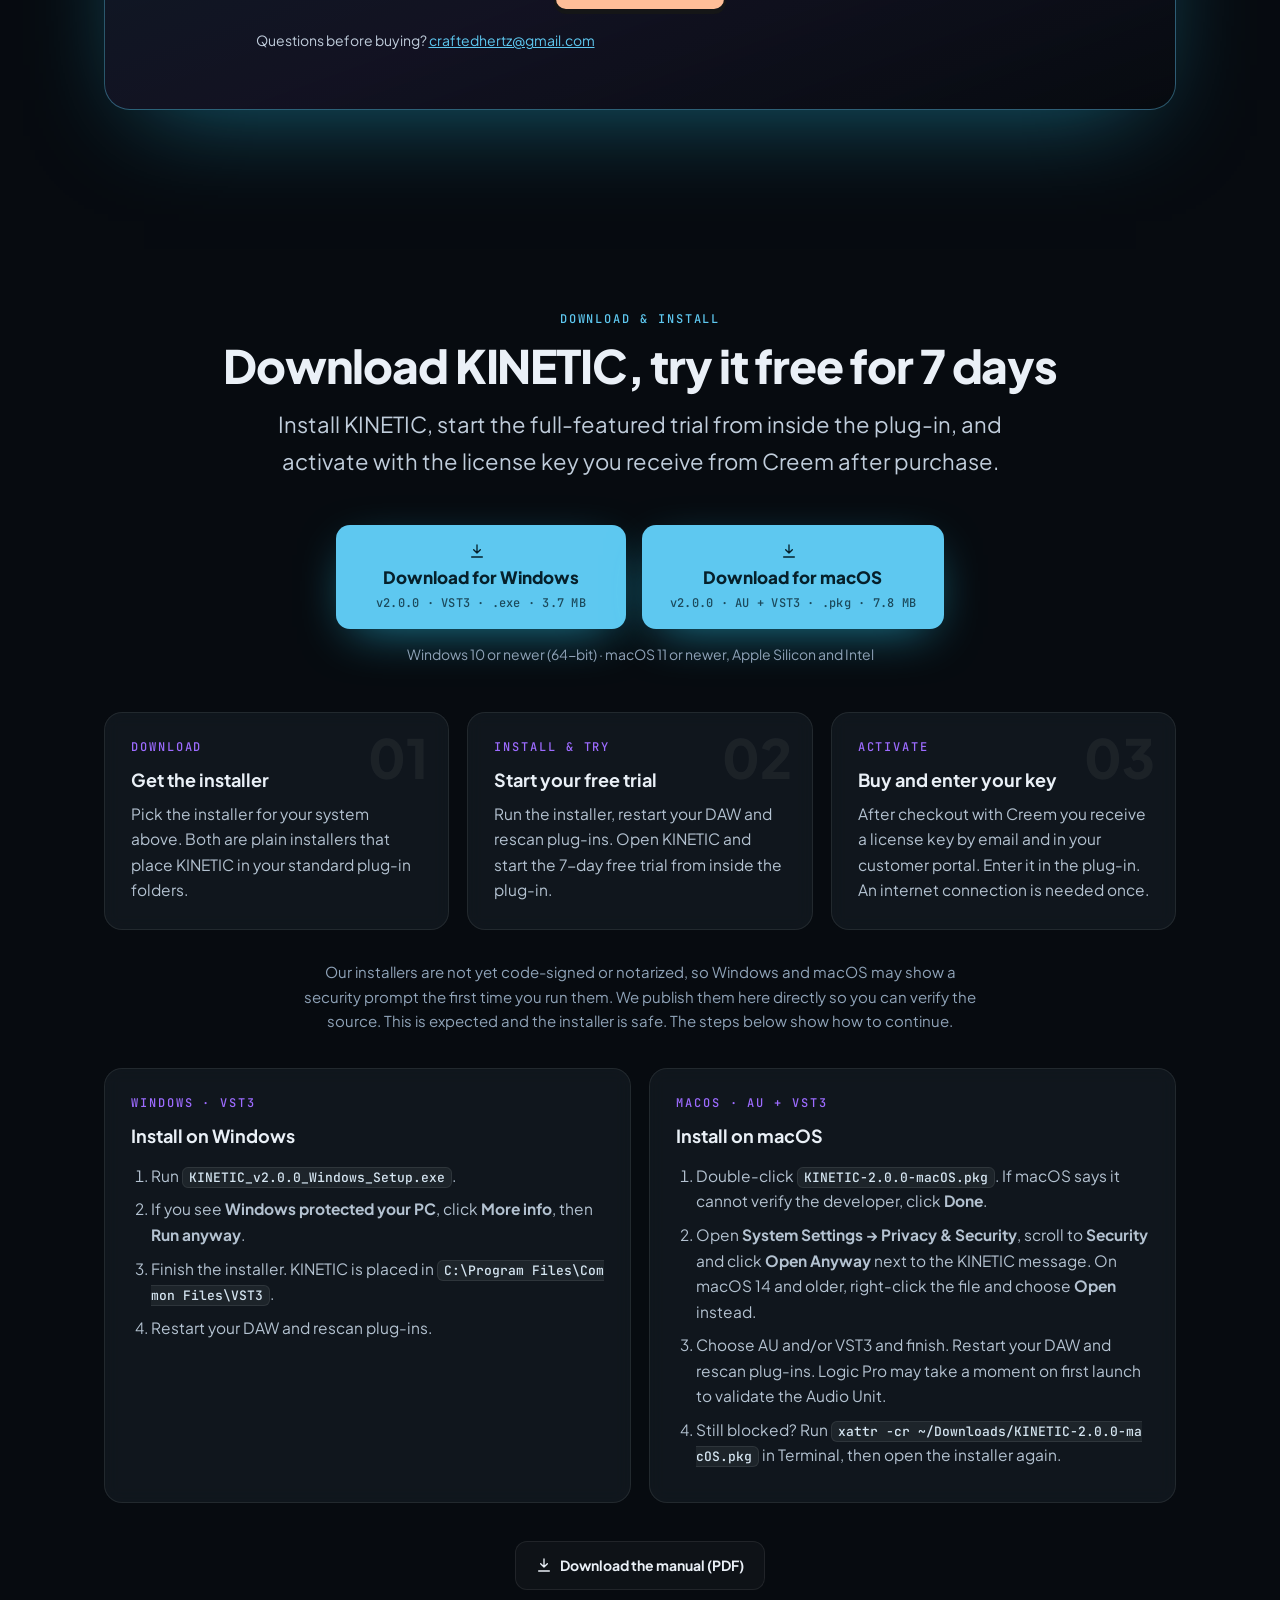
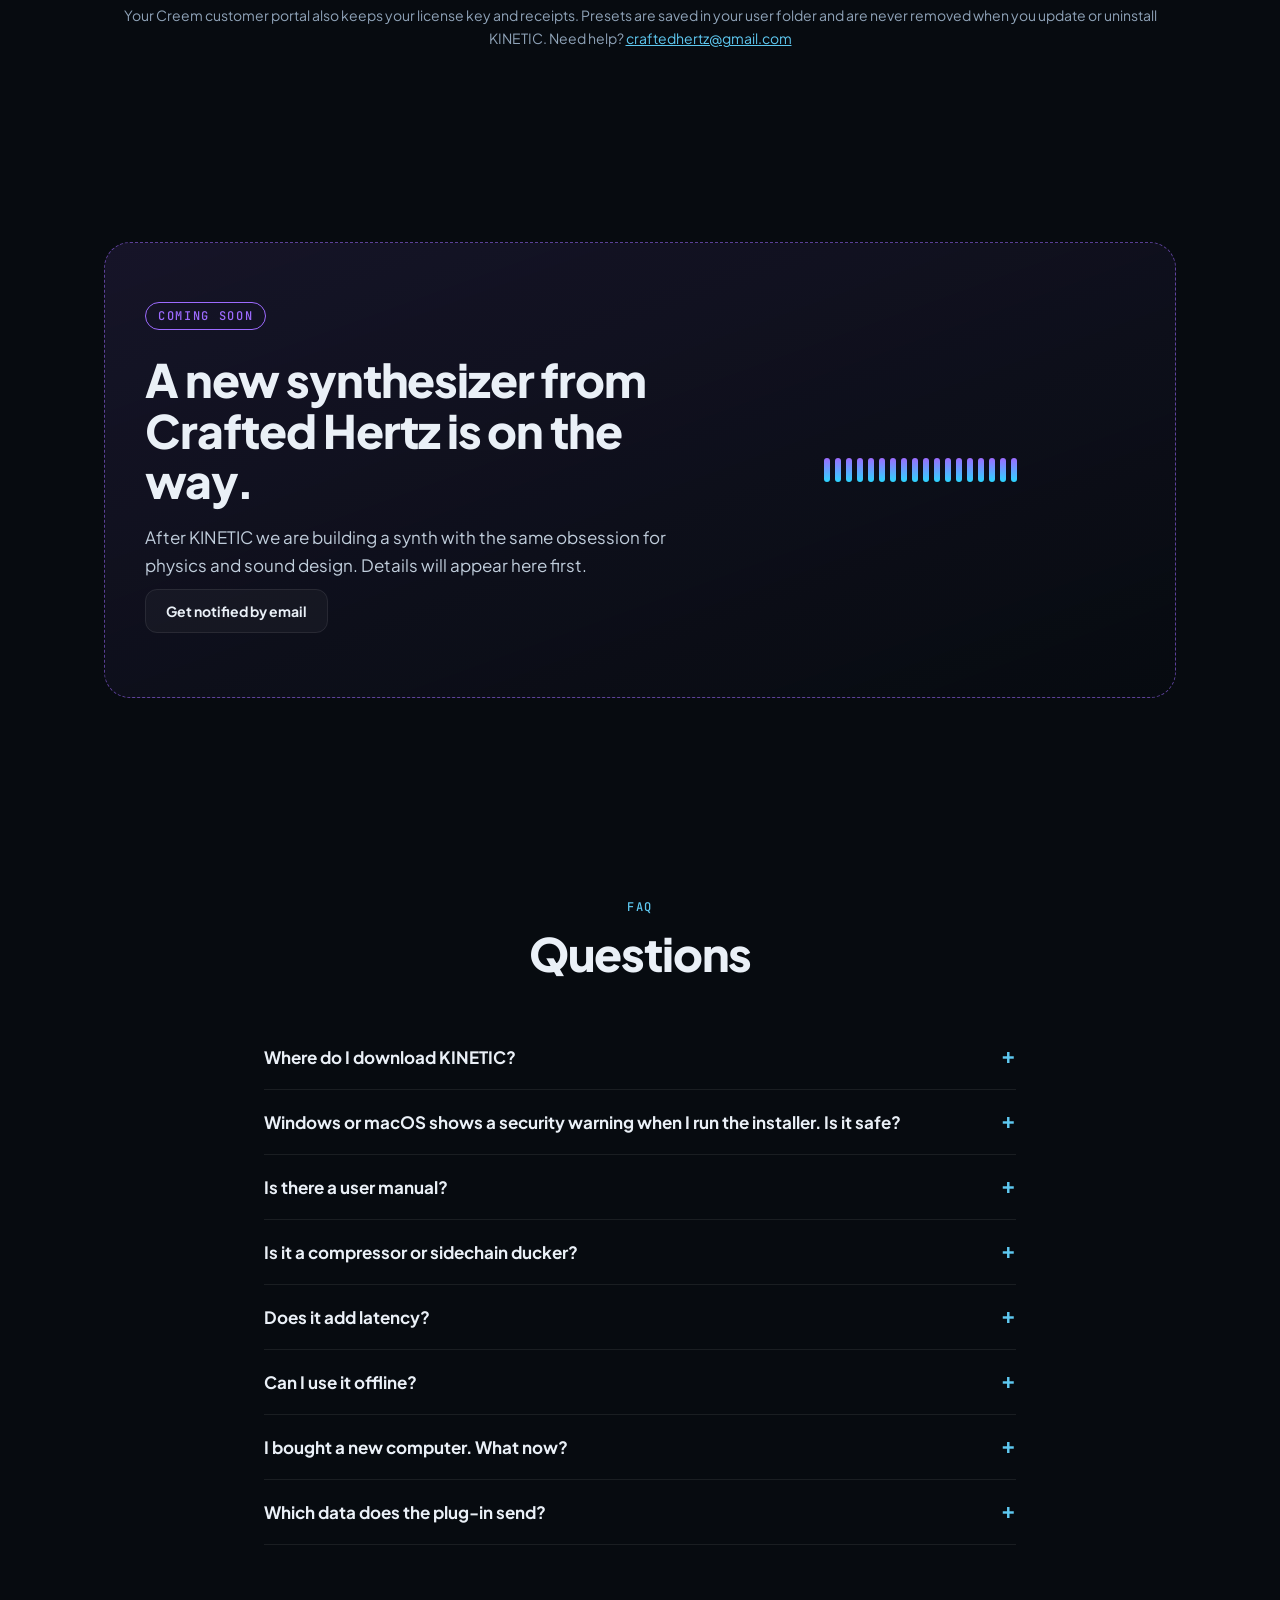
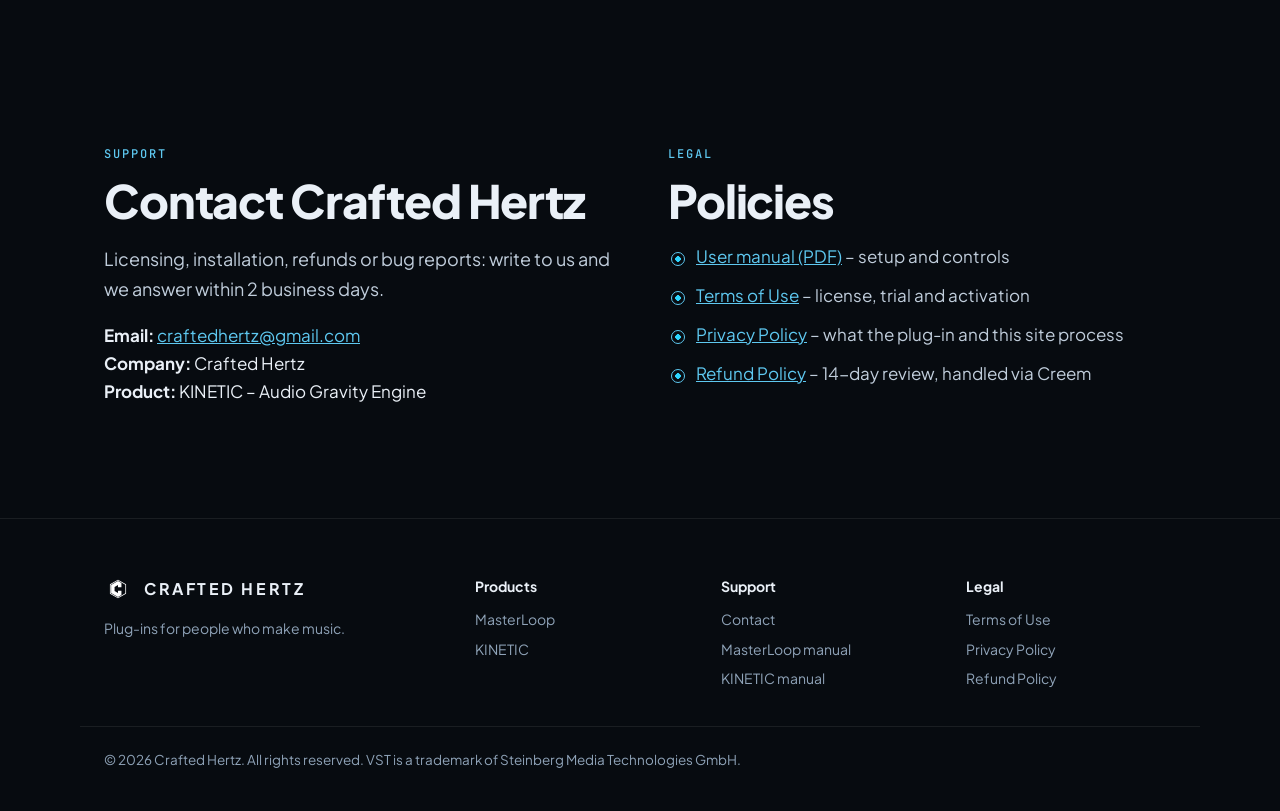
<file: kinetic.html>
<!DOCTYPE html>
<html lang="en">
<head>
<meta charset="utf-8">
<meta name="viewport" content="width=device-width, initial-scale=1"><meta name="theme-color" content="#070b10">
<title>KINETIC Bass Plugin (VST3/AU) – Crafted Hertz</title>
<meta name="description" content="KINETIC is a bass and low-end effect plug-in with micro-Doppler time warping and spring-mass rebound. VST3, AU. 7-day free trial. $39.99.">
<link rel="canonical" href="https://www.craftedhertz.com/kinetic">
<meta name="robots" content="index,follow,max-image-preview:large">
<meta property="og:type" content="website"><meta property="og:site_name" content="Crafted Hertz"><meta property="og:locale" content="en_US">
<meta property="og:title" content="KINETIC Bass Plugin (VST3/AU) – Crafted Hertz"><meta property="og:description" content="KINETIC is a bass and low-end effect plug-in with micro-Doppler time warping and spring-mass rebound. VST3, AU. 7-day free trial. $39.99."><meta property="og:url" content="https://www.craftedhertz.com/kinetic">
<meta property="og:image" content="https://www.craftedhertz.com/assets/og-image.png"><meta property="og:image:width" content="1200"><meta property="og:image:height" content="630"><meta property="og:image:alt" content="KINETIC plug-in interface by Crafted Hertz">
<meta name="twitter:card" content="summary_large_image"><meta name="twitter:title" content="KINETIC Bass Plugin (VST3/AU) – Crafted Hertz"><meta name="twitter:description" content="KINETIC is a bass and low-end effect plug-in with micro-Doppler time warping and spring-mass rebound. VST3, AU. 7-day free trial. $39.99."><meta name="twitter:image" content="https://www.craftedhertz.com/assets/og-image.png">
<link rel="icon" href="/assets/favicon.svg" type="image/svg+xml">
<script type="application/ld+json">{"@context": "https://schema.org", "@graph": [{"@type": "Organization", "@id": "https://www.craftedhertz.com/#org", "name": "Crafted Hertz", "url": "https://www.craftedhertz.com/", "email": "craftedhertz@gmail.com", "logo": "https://www.craftedhertz.com/assets/favicon.svg"}, {"@type": "WebSite", "@id": "https://www.craftedhertz.com/#site", "url": "https://www.craftedhertz.com/", "name": "Crafted Hertz", "publisher": {"@id": "https://www.craftedhertz.com/#org"}}, {"@type": "SoftwareApplication", "name": "KINETIC – Audio Gravity Engine", "applicationCategory": "MultimediaApplication", "applicationSubCategory": "Audio plug-in (VST3, AU)", "operatingSystem": "Windows 10, macOS 11", "description": "KINETIC is a bass and low-end effect plug-in with micro-Doppler time warping and spring-mass rebound. VST3, AU. 7-day free trial. $39.99.", "image": "https://www.craftedhertz.com/assets/kinetic-ui.png", "url": "https://www.craftedhertz.com/kinetic", "publisher": {"@id": "https://www.craftedhertz.com/#org"}, "offers": {"@type": "Offer", "price": "39.99", "priceCurrency": "USD", "availability": "https://schema.org/InStock", "url": "https://www.creem.io/payment/prod_1gk79Y8ObiGIPqUqzMyNq7"}, "downloadUrl": "https://www.craftedhertz.com/kinetic#install"}, {"@type": "FAQPage", "mainEntity": [{"@type": "Question", "name": "Where do I download KINETIC?", "acceptedAnswer": {"@type": "Answer", "text": "Use the Download buttons on this page for Windows or macOS. You can try KINETIC free for 7 days. After you buy, Creem emails you a license key and keeps it in your customer portal."}}, {"@type": "Question", "name": "Windows or macOS shows a security warning when I run the installer. Is it safe?", "acceptedAnswer": {"@type": "Answer", "text": "Yes. The installers are not yet code-signed or notarized, so the first run triggers a prompt. On Windows click More info, then Run anyway. On macOS open System Settings, Privacy & Security, and click Open Anyway. Full steps are in the Download & install section."}}, {"@type": "Question", "name": "Is there a user manual?", "acceptedAnswer": {"@type": "Answer", "text": "Yes. You can download the PDF manual from the Download & install section of this page."}}, {"@type": "Question", "name": "Is it a compressor or sidechain ducker?", "acceptedAnswer": {"@type": "Answer", "text": "No. KINETIC works with micro time-warping and elastic rebound. The level of your signal is never reduced."}}, {"@type": "Question", "name": "Does it add latency?", "acceptedAnswer": {"@type": "Answer", "text": "Yes, a fixed 18 ms. Your DAW's plug-in delay compensation takes care of it."}}, {"@type": "Question", "name": "Can I use it offline?", "acceptedAnswer": {"@type": "Answer", "text": "Yes, after activation. The plug-in renews its license silently when you are online. After a long offline period it asks you to reconnect once."}}, {"@type": "Question", "name": "I bought a new computer. What now?", "acceptedAnswer": {"@type": "Answer", "text": "Deactivate the old device inside the plug-in and activate the new one, or email support and we will free a slot."}}, {"@type": "Question", "name": "Which data does the plug-in send?", "acceptedAnswer": {"@type": "Answer", "text": "Only your license key, an anonymous machine hash and the plug-in version, to our activation server. No tracking, no analytics."}}]}]}</script>
<link rel="preconnect" href="https://fonts.googleapis.com"><link rel="preconnect" href="https://fonts.gstatic.com" crossorigin>
<link href="https://fonts.googleapis.com/css2?family=JetBrains+Mono:wght@500&family=Plus+Jakarta+Sans:wght@400;500;700;800&display=swap" rel="stylesheet">
<script src="https://www.creem.io/embed.js" async></script>
<script>(function(){var p=location.pathname;if(/\.html$/.test(p)){history.replaceState(null,"",(p.replace(/index\.html$/,"").replace(/\.html$/,"")||"/")+location.search+location.hash)}})()</script>
<link rel="stylesheet" href="/assets/style.css?v=20261020b">
</head>
<body>
<svg width="0" height="0" style="position:absolute" aria-hidden="true"><symbol id="cz" viewBox="0 0 121 121"><path d="M22.1102 11C24.1187 11 25.9669 12.0982 26.9281 13.8619L51.2059 58.4106C52.5699 60.9134 55.7048 61.8368 58.2077 60.473C60.7108 59.109 61.6342 55.9742 60.2701 53.4712L41.5466 19.113C39.554 15.4566 42.2004 11 46.3645 11H103.806C107.885 11 110.539 15.2933 108.715 18.9416L65.0579 106.254C63.0356 110.298 57.2654 110.298 55.2431 106.254L11.5863 18.9416C9.76212 15.2933 12.4156 11 16.4946 11H22.1102Z" fill="#151617"/></symbol>
<symbol id="logo" viewBox="0 0 720 720"><path fill="#fff" fill-rule="evenodd" d="M360,600l-207.456,-120l0,-240l207.456,-120l207.456,120l0,240l-207.456,120Zm0,-22.48l188.024,-108.76l0,-217.52l-188.024,-108.76l-188.024,108.76l0,217.52l188.024,108.76Z"/><path fill="#fff" fill-rule="evenodd" d="M448.202,513.058l-88.202,51.019l-176.404,-102.039l0,-204.077l176.404,-102.038l88.202,51.019l0,108.957l-88.202,0l0,-58.028l-88.202,50.923l0,102.43l88.202,50.923l0,-58.047l88.202,0l0,108.957Z"/></symbol></svg>

<a class="skip" href="#main">Skip to content</a>
<nav class="top" aria-label="Main"><div class="wrap">
  <a class="brand" href="/"><svg><use href="#logo"/></svg>Crafted Hertz</a>
  <div class="links"><a href="/">MasterLoop</a><a href="#showcase">Interface</a><a href="#features">Features</a><a href="#specs">Specs</a><a href="#install">Download</a><a href="#faq">FAQ</a><a href="#next">Coming soon</a><a href="#contact">Support</a></div>
  <a class="creem" href="https://www.creem.io/payment/prod_1gk79Y8ObiGIPqUqzMyNq7" data-creem-checkout data-creem-theme="light"><svg><use href="#cz"/></svg><span>Buy with Creem</span></a>
</div></nav>

<main id="main">
<section class="hero" id="top" aria-labelledby="h1">
  <canvas id="cv" aria-hidden="true"></canvas>
  <div class="wrap">
    <span class="mono">Audio Gravity Engine · VST3 · AU</span>
    <h1 id="h1">KINETIC</h1>
    <p class="lead">Bass that bends, rebounds and breathes. Pull your low-end into a gravity well with micro-Doppler time warping, then let it snap back on an elastic spring. No compression. No ducking. No gain modulation.</p>
    <div class="cta">
      <a class="creem" href="https://www.creem.io/payment/prod_1gk79Y8ObiGIPqUqzMyNq7" data-creem-checkout data-creem-theme="light"><svg><use href="#cz"/></svg><span>Buy with Creem</span></a>
      <a class="ghost" href="#showcase">Explore the interface</a>
      <a class="ghost" href="#install">Download free trial</a>
    </div>
    <div class="badges"><span>$39.99 one-time</span><span>7-day free trial</span><span>Windows &amp; macOS</span><span>Apple Silicon native</span><span>Secure checkout by Creem</span></div>
  </div>
</section>

<section id="showcase" style="padding-top:40px"><div class="wrap">
  <div class="head rv"><span class="mono">The interface</span><h2>Everything the engine does, in one window</h2></div>
  <div class="stage rv"><div class="frame" id="frame">
    <picture><source srcset="/assets/kinetic-ui.webp" type="image/webp"><img src="/assets/kinetic-ui.png" width="779" height="652" alt="KINETIC plug-in interface: Output, Gravity Well display, Physics, Phase Align and Signal Tracking panels" loading="lazy" decoding="async"></picture>
    <div class="hl" id="hl"></div>
  </div></div>
  <div class="tabs" id="tabs" role="tablist">
    <button data-k="0" class="on">Output</button><button data-k="1">Gravity Well</button><button data-k="2">Event Horizon</button><button data-k="3">Physics</button><button data-k="4">Phase Align</button><button data-k="5">Signal Tracking</button>
  </div>
  <p id="cap" aria-live="polite"></p>
  <div class="stats rv">
    <div><b data-n="18" data-s=" ms">0</b><span>fixed latency, reported to your DAW</span></div>
    <div><b data-n="0" data-s=" dB">0</b><span>gain modulation, by design</span></div>
    <div><b data-n="2" data-s="">0</b><span>formats: VST3, AU
    </span></div>
    <div><b data-n="7" data-s=" days">0</b><span>full-featured free trial</span></div>
  </div>
</div></section>

<section id="how"><div class="wrap">
  <div class="head rv"><span class="mono">How it works</span><h2>Detect. Warp. Rebound.</h2><p class="lead">KINETIC treats a kick or a bass note as mass, and lets physics decide how the sound moves.</p></div>
  <div class="steps">
    <div class="card rv"><span class="mono">Detect</span><h3>Mass detector</h3><p>Level-independent within ±12 dB. <b>Hit</b> mode uses a transient detector; <b>Follow</b> mode reacts continuously to one frequency band so no note is missed.</p></div>
    <div class="card rv"><span class="mono">Warp</span><h3>Micro-Doppler delay</h3><p>A 2–15 ms fractional delay with Hermite interpolation bends pitch and time, never level. Infall pitches up, Outfall pitches down.</p></div>
    <div class="card rv"><span class="mono">Rebound</span><h3>Spring-mass return</h3><p>An inertial spring brings the sound back with natural overshoot. <b>Orbit</b> sets the speed, <b>Elasticity</b> the bounce.</p></div>
  </div>
</div></section>

<section id="features"><div class="wrap">
  <div class="head rv"><span class="mono">Features</span><h2>Built for serious low-end work</h2></div>
  <div class="grid">
    <div class="card rv"><span class="mono">Target</span><h3>Event Horizon</h3><p>Choose which part of the spectrum falls into the well: Low, High or Band, with 12 or 24 dB/oct slopes. The untouched band stays phase-aligned.</p></div>
    <div class="card rv"><span class="mono">Track</span><h3>Auto-Track</h3><p>A 1/3-octave band bank finds the dominant input frequency and can move the Event Horizon with it. Threshold, speed and hold are adjustable.</p></div>
    <div class="card rv"><span class="mono">Sidechain</span><h3>Kick drives bass</h3><p>Feed a kick into the optional sidechain and process the bass. The plug-in shows whether your host really sends audio, with fallback to the main input.</p></div>
    <div class="card rv"><span class="mono">Align</span><h3>Phase Align</h3><p>Measures kick-to-bass phase at the tracked frequency and shifts the bass by a pure time offset: Quadrature, Constructive or Custom angle. No EQ, no gain change.</p></div>
    <div class="card rv"><span class="mono">Stereo</span><h3>Gravity Width &amp; Polarity</h3><p>Let the left and right springs drift apart during the rebound, and flip between Infall and Outfall.</p></div>
    <div class="card rv"><span class="mono">Workflow</span><h3>Presets &amp; A/B</h3><p>Factory presets by category, portable user presets, A/B comparison with copy, and one-click save.</p></div>
  </div>
  <p class="dim rv" style="text-align:center;margin-top:34px">Made for EDM, bass music, hip-hop, trap and techno: kick/bass interaction, sub movement, bass design and sound design.</p>
</div></section>

<section id="specs" aria-label="Specifications"><div class="wrap cols">
  <div class="rv"><span class="mono">Specifications</span><h2>Technical details</h2>
  <table>
    <tr><td>Formats</td><td>VST3, AU (macOS)</td></tr>
    <tr><td>Windows</td><td>64-bit, Windows 10 or newer</td></tr>
    <tr><td>macOS</td><td>macOS 11+, universal (Apple Silicon &amp; Intel)</td></tr>
    <tr><td>Channels</td><td>Mono and stereo, optional stereo/mono sidechain</td></tr>
    <tr><td>Latency</td><td>Fixed 18 ms, reported for delay compensation</td></tr>
    <tr><td>Processing</td><td>No gain modulation or compression; allocation-free audio thread</td></tr>
    <tr><td>Activation</td><td>Internet once; offline afterwards with silent periodic renewal</td></tr>
  </table></div>
  <div class="rv"><span class="mono">Trial &amp; license</span><h2>Try it before you buy</h2>
  <ul class="tick">
    <li>7-day free, full-featured trial, started from inside the plug-in.</li>
    <li>One license activates on up to 2 of your own devices.</li>
    <li>License key delivered instantly after purchase and kept in your customer portal.</li>
    <li>Without a license, audio passes through cleanly (delayed by the plug-in latency). KINETIC never adds noise or mutes your session.</li>
  </ul></div>
</div></section>

<section id="buy"><div class="wrap"><div class="buy rv">
  <span class="mono">Get KINETIC</span><h2>One plug-in. One license. Yours to keep.</h2>
  <p><b style="font-size:44px;color:#fff;letter-spacing:-.03em">$39.99</b> <span class="dim">USD, one-time payment, no subscription.</span><br>Applicable taxes are calculated at secure checkout. Creem acts as our merchant of record and handles payment, VAT and invoices. See our <a href="/refunds">refund policy</a>.</p>
  <a class="creem" href="https://www.creem.io/payment/prod_1gk79Y8ObiGIPqUqzMyNq7" data-creem-checkout data-creem-theme="light"><svg><use href="#cz"/></svg><span>Buy with Creem</span></a>
  <p class="dim" style="margin:18px 0 0;font-size:14px">Questions before buying? <a href="mailto:craftedhertz@gmail.com">craftedhertz@gmail.com</a></p>
</div></div></section>

<section id="install" aria-labelledby="inst"><div class="wrap">
  <div class="head rv"><span class="mono">Download &amp; install</span><h2 id="inst">Download KINETIC, try it free for 7 days</h2><p class="lead">Install KINETIC, start the full-featured trial from inside the plug-in, and activate with the license key you receive from Creem after purchase.</p></div>
  <div class="dlrow rv">
    <a class="dlbtn" href="/downloads/KINETIC_v2.0.0_Windows_Setup.exe" download><svg width="16" height="16" viewBox="0 0 24 24" fill="none" stroke="currentColor" stroke-width="2" stroke-linecap="round" stroke-linejoin="round" aria-hidden="true" style="vertical-align:-2px;margin-right:8px"><path d="M12 3v12m0 0l-5-5m5 5l5-5M4 21h16"/></svg>Download for Windows<small>v2.0.0 · VST3 · .exe · 3.7 MB</small></a>
    <a class="dlbtn" href="/downloads/KINETIC-2.0.0-macOS.pkg" download><svg width="16" height="16" viewBox="0 0 24 24" fill="none" stroke="currentColor" stroke-width="2" stroke-linecap="round" stroke-linejoin="round" aria-hidden="true" style="vertical-align:-2px;margin-right:8px"><path d="M12 3v12m0 0l-5-5m5 5l5-5M4 21h16"/></svg>Download for macOS<small>v2.0.0 · AU + VST3 · .pkg · 7.8 MB</small></a>
  </div>
  <p class="dim rv" style="text-align:center;margin:14px 0 46px;font-size:14px">Windows 10 or newer (64-bit) · macOS 11 or newer, Apple Silicon and Intel</p>
  <div class="steps">
    <div class="card rv"><span class="mono">Download</span><h3>Get the installer</h3><p>Pick the installer for your system above. Both are plain installers that place KINETIC in your standard plug-in folders.</p></div>
    <div class="card rv"><span class="mono">Install &amp; try</span><h3>Start your free trial</h3><p>Run the installer, restart your DAW and rescan plug-ins. Open KINETIC and start the 7-day free trial from inside the plug-in.</p></div>
    <div class="card rv"><span class="mono">Activate</span><h3>Buy and enter your key</h3><p>After checkout with Creem you receive a license key by email and in your customer portal. Enter it in the plug-in. An internet connection is needed once.</p></div>
  </div>
  <p class="dim rv" style="text-align:center;margin:30px auto 0;max-width:46em;font-size:15px">Our installers are not yet code-signed or notarized, so Windows and macOS may show a security prompt the first time you run them. We publish them here directly so you can verify the source. This is expected and the installer is safe. The steps below show how to continue.</p>
  <div class="grid" style="margin-top:34px">
    <div class="card rv"><span class="mono">Windows · VST3</span><h3>Install on Windows</h3>
      <ol><li>Run <code>KINETIC_v2.0.0_Windows_Setup.exe</code>.</li>
      <li>If you see <b>Windows protected your PC</b>, click <b>More info</b>, then <b>Run anyway</b>.</li>
      <li>Finish the installer. KINETIC is placed in <code>C:\Program Files\Common Files\VST3</code>.</li>
      <li>Restart your DAW and rescan plug-ins.</li></ol></div>
    <div class="card rv"><span class="mono">macOS · AU + VST3</span><h3>Install on macOS</h3>
      <ol><li>Double-click <code>KINETIC-2.0.0-macOS.pkg</code>. If macOS says it cannot verify the developer, click <b>Done</b>.</li>
      <li>Open <b>System Settings → Privacy &amp; Security</b>, scroll to <b>Security</b> and click <b>Open Anyway</b> next to the KINETIC message. On macOS 14 and older, right-click the file and choose <b>Open</b> instead.</li>
      <li>Choose AU and/or VST3 and finish. Restart your DAW and rescan plug-ins. Logic Pro may take a moment on first launch to validate the Audio Unit.</li>
      <li>Still blocked? Run <code>xattr -cr ~/Downloads/KINETIC-2.0.0-macOS.pkg</code> in Terminal, then open the installer again.</li></ol></div>
  </div>
  <div class="cta rv" style="margin-top:38px"><a class="ghost" href="/assets/KINETIC-Manual.pdf" download><svg width="16" height="16" viewBox="0 0 24 24" fill="none" stroke="currentColor" stroke-width="2" stroke-linecap="round" stroke-linejoin="round" aria-hidden="true" style="vertical-align:-2px;margin-right:8px"><path d="M12 3v12m0 0l-5-5m5 5l5-5M4 21h16"/></svg>Download the manual (PDF)</a></div>
  <p class="dim rv" style="text-align:center;margin:0;font-size:14px">Your Creem customer portal also keeps your license key and receipts. Presets are saved in your user folder and are never removed when you update or uninstall KINETIC. Need help? <a href="mailto:craftedhertz@gmail.com">craftedhertz@gmail.com</a></p>
</div></section>

<section id="next" aria-labelledby="nx"><div class="wrap"><div class="soon rv">
  <div><span class="pill">Coming soon</span><h2 id="nx">A new synthesizer from Crafted Hertz is on the way.</h2>
  <p>After KINETIC we are building a synth with the same obsession for physics and sound design. Details will appear here first.</p>
  <p><a class="ghost" href="mailto:craftedhertz@gmail.com?subject=Notify%20me%20about%20the%20Crafted%20Hertz%20synth">Get notified by email</a></p></div>
  <div class="wave" aria-hidden="true"><i style="animation-delay:0.00s"></i><i style="animation-delay:0.11s"></i><i style="animation-delay:0.22s"></i><i style="animation-delay:0.33s"></i><i style="animation-delay:0.44s"></i><i style="animation-delay:0.55s"></i><i style="animation-delay:0.66s"></i><i style="animation-delay:0.77s"></i><i style="animation-delay:0.88s"></i><i style="animation-delay:0.99s"></i><i style="animation-delay:1.10s"></i><i style="animation-delay:1.21s"></i><i style="animation-delay:1.32s"></i><i style="animation-delay:1.43s"></i><i style="animation-delay:1.54s"></i><i style="animation-delay:0.05s"></i><i style="animation-delay:0.16s"></i><i style="animation-delay:0.27s"></i></div>
</div></div></section>

<section id="faq"><div class="wrap" style="max-width:800px"><div class="head rv"><span class="mono">FAQ</span><h2>Questions</h2></div>
    <details><summary>Where do I download KINETIC?</summary><p>Right here: use the Download buttons in the Download &amp; install section of this page for Windows or macOS. You can try KINETIC free for 7 days. After you buy, Creem emails you a license key and keeps it in your customer portal.</p></details>
  <details><summary>Windows or macOS shows a security warning when I run the installer. Is it safe?</summary><p>Yes. The installers are not yet code-signed or notarized, so the first run triggers a prompt. On Windows click More info, then Run anyway. On macOS open System Settings, Privacy &amp; Security, and click Open Anyway. Full steps are in the Download &amp; install section.</p></details>
  <details><summary>Is there a user manual?</summary><p>Yes. You can download the PDF manual from the Download &amp; install section of this page.</p></details>
  <details><summary>Is it a compressor or sidechain ducker?</summary><p>No. KINETIC works with micro time-warping and elastic rebound. The level of your signal is never reduced.</p></details>
  <details><summary>Does it add latency?</summary><p>Yes, a fixed 18 ms. Your DAW's plug-in delay compensation takes care of it.</p></details>
  <details><summary>Can I use it offline?</summary><p>Yes, after activation. The plug-in renews its license silently when you are online. After a long offline period it asks you to reconnect once.</p></details>
  <details><summary>I bought a new computer. What now?</summary><p>Deactivate the old device inside the plug-in and activate the new one, or email support and we will free a slot.</p></details>
  <details><summary>Which data does the plug-in send?</summary><p>Only your license key, an anonymous machine hash and the plug-in version, to our activation server. No tracking, no analytics.</p></details>
</div></section>

<section id="contact"><div class="wrap cols">
  <div class="rv"><span class="mono">Support</span><h2>Contact Crafted Hertz</h2>
  <p class="lead" style="font-size:18px">Licensing, installation, refunds or bug reports: write to us and we answer within 2 business days.</p>
  <p><b>Email:</b> <a href="mailto:craftedhertz@gmail.com">craftedhertz@gmail.com</a><br><b>Company:</b> Crafted Hertz<br><b>Product:</b> KINETIC – Audio Gravity Engine</p></div>
  <div class="rv"><span class="mono">Legal</span><h2>Policies</h2>
  <ul class="tick"><li><a href="/assets/KINETIC-Manual.pdf" download>User manual (PDF)</a> – setup and controls</li><li><a href="/terms">Terms of Use</a> – license, trial and activation</li><li><a href="/privacy">Privacy Policy</a> – what the plug-in and this site process</li><li><a href="/refunds">Refund Policy</a> – 14-day review, handled via Creem</li></ul></div>
</div></section>

</main>

<footer><div class="wrap foot"><div><a class="brand" href="/"><svg aria-hidden="true"><use href="#logo"/></svg>Crafted Hertz</a><p>Plug-ins for people who make music.</p></div>
<div><b>Products</b><a href="/">MasterLoop</a><a href="/kinetic">KINETIC</a></div>
<div><b>Support</b><a href="#contact">Contact</a><a href="/assets/MasterLoop_User_Manual.pdf">MasterLoop manual</a><a href="/assets/KINETIC-Manual.pdf">KINETIC manual</a></div>
<div><b>Legal</b><a href="/terms">Terms of Use</a><a href="/privacy">Privacy Policy</a><a href="/refunds">Refund Policy</a></div></div>
<div class="wrap copy">© 2026 Crafted Hertz. All rights reserved. VST is a trademark of Steinberg Media Technologies GmbH.</div></footer>

<script src="/assets/main.js" defer></script>
</body>
</html>
</file>
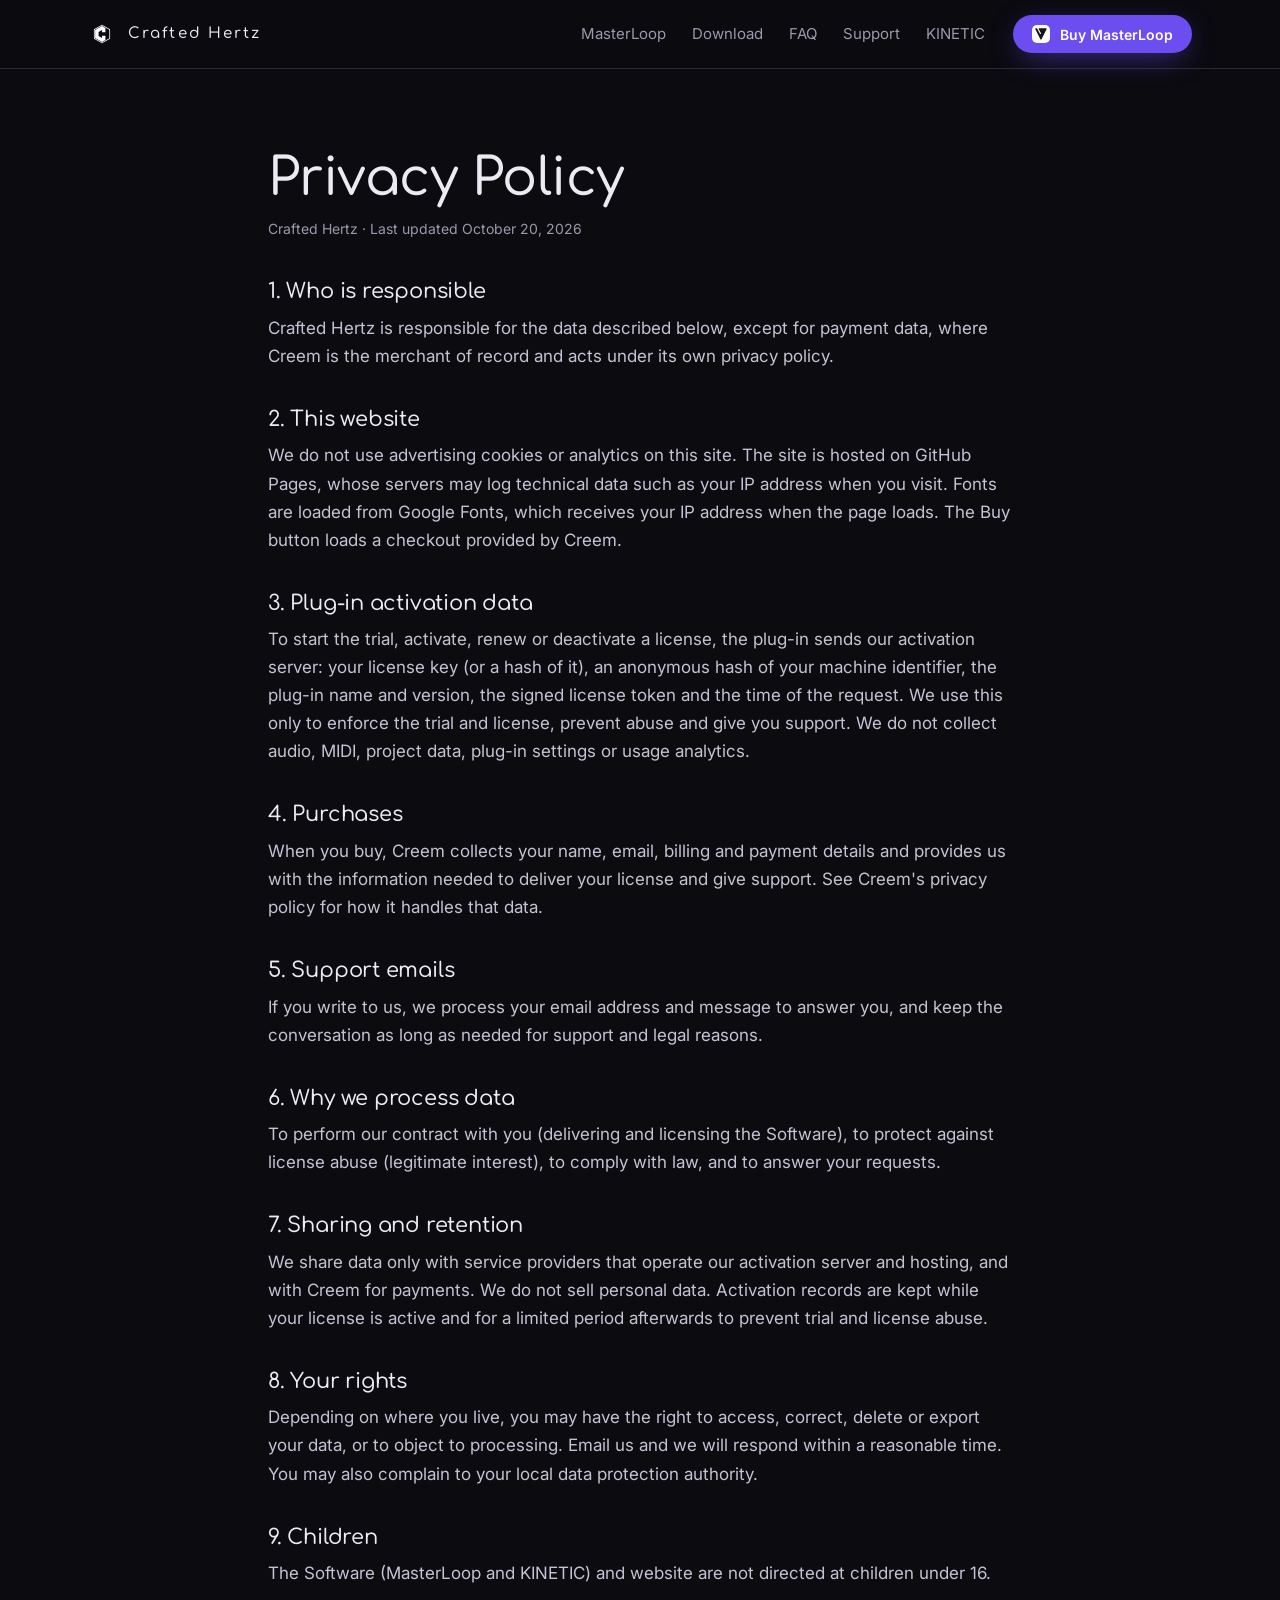
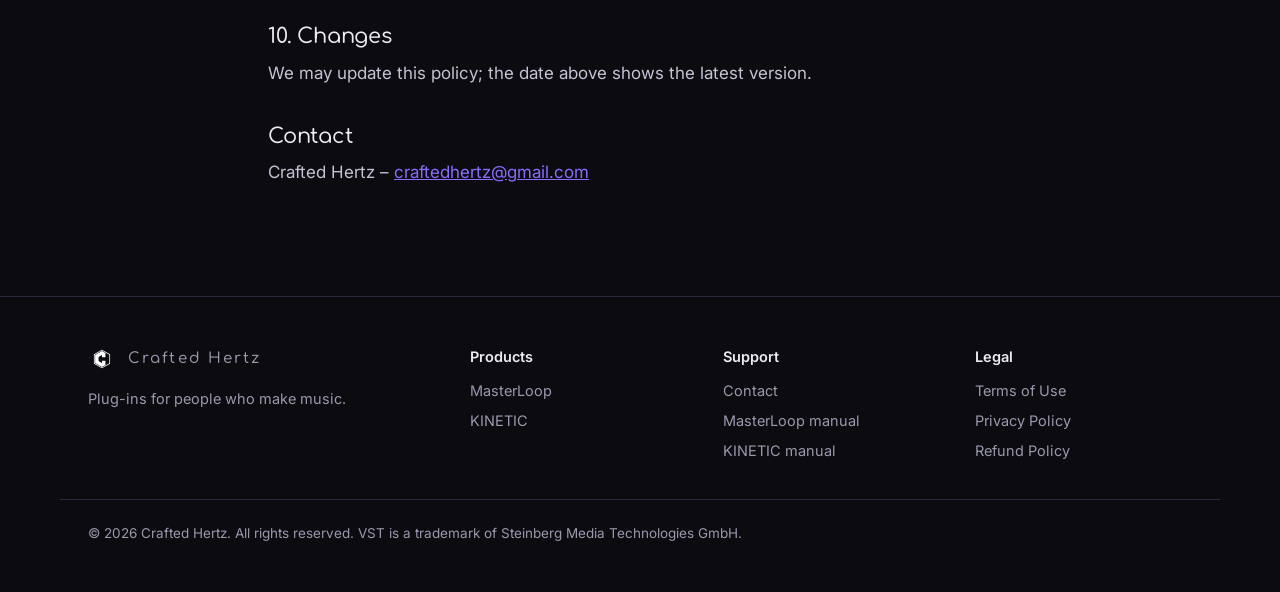
<file: privacy.html>
<!DOCTYPE html>
<html lang="en"><head><meta charset="utf-8"><meta name="viewport" content="width=device-width, initial-scale=1"><meta name="theme-color" content="#0b0b10">
<title>Privacy Policy – Crafted Hertz</title><meta name="description" content="How Crafted Hertz handles data for this website and the MasterLoop and KINETIC plug-ins: licence activation, purchases and support."><link rel="canonical" href="https://www.craftedhertz.com/privacy"><meta name="robots" content="index,follow">
<meta property="og:type" content="website"><meta property="og:site_name" content="Crafted Hertz"><meta property="og:title" content="Privacy Policy – Crafted Hertz"><meta property="og:description" content="How Crafted Hertz handles data for this website and the MasterLoop and KINETIC plug-ins: licence activation, purchases and support."><meta property="og:url" content="https://www.craftedhertz.com/privacy"><meta property="og:image" content="https://www.craftedhertz.com/assets/og-image.png">
<link rel="icon" href="/assets/favicon.svg" type="image/svg+xml">
<link rel="preconnect" href="https://fonts.googleapis.com"><link rel="preconnect" href="https://fonts.gstatic.com" crossorigin>
<link href="https://fonts.googleapis.com/css2?family=Comfortaa:wght@400;500;600&family=Inter:wght@400;500;600&display=swap" rel="stylesheet">
<script src="https://www.creem.io/embed.js" async></script>
<script>(function(){var p=location.pathname;if(/\.html$/.test(p)){history.replaceState(null,"",(p.replace(/index\.html$/,"").replace(/\.html$/,"")||"/")+location.search+location.hash)}})()</script>
<link rel="stylesheet" href="/assets/masterloop.css?v=20261020b"></head>
<body><svg width="0" height="0" style="position:absolute" aria-hidden="true"><symbol id="cz" viewBox="0 0 121 121"><path d="M22.1102 11C24.1187 11 25.9669 12.0982 26.9281 13.8619L51.2059 58.4106C52.5699 60.9134 55.7048 61.8368 58.2077 60.473C60.7108 59.109 61.6342 55.9742 60.2701 53.4712L41.5466 19.113C39.554 15.4566 42.2004 11 46.3645 11H103.806C107.885 11 110.539 15.2933 108.715 18.9416L65.0579 106.254C63.0356 110.298 57.2654 110.298 55.2431 106.254L11.5863 18.9416C9.76212 15.2933 12.4156 11 16.4946 11H22.1102Z" fill="#151617"/></symbol><symbol id="logo" viewBox="0 0 720 720"><path fill="#fff" fill-rule="evenodd" d="M360,600l-207.456,-120l0,-240l207.456,-120l207.456,120l0,240l-207.456,120Zm0,-22.48l188.024,-108.76l0,-217.52l-188.024,-108.76l-188.024,108.76l0,217.52l188.024,108.76Z"/><path fill="#fff" fill-rule="evenodd" d="M448.202,513.058l-88.202,51.019l-176.404,-102.039l0,-204.077l176.404,-102.038l88.202,51.019l0,108.957l-88.202,0l0,-58.028l-88.202,50.923l0,102.43l88.202,50.923l0,-58.047l88.202,0l0,108.957Z"/></symbol></svg><a class="skip" href="#main">Skip to content</a>
<nav class="top" aria-label="Main"><div class="wrap"><a class="brand" href="/"><svg aria-hidden="true"><use href="#logo"/></svg>Crafted Hertz</a>
<div class="links"><a href="/">MasterLoop</a><a href="/#download">Download</a><a href="/#faq">FAQ</a><a href="/#support">Support</a><a href="/kinetic">KINETIC</a></div><a class="creem" href="https://www.creem.io/payment/prod_3pxroHzhk0FmtakkiguxGU" data-creem-checkout data-creem-theme="dark"><svg aria-hidden="true"><use href="#cz"/></svg><span>Buy MasterLoop</span></a></div></nav>
<main id="main" class="wrap doc"><article>

<h1>Privacy Policy</h1><p class="meta">Crafted Hertz · Last updated October 20, 2026</p>

<h2>1. Who is responsible</h2><p>Crafted Hertz is responsible for the data described below, except for payment data, where Creem is the merchant of record and acts under its own privacy policy.</p>
<h2>2. This website</h2><p>We do not use advertising cookies or analytics on this site. The site is hosted on GitHub Pages, whose servers may log technical data such as your IP address when you visit. Fonts are loaded from Google Fonts, which receives your IP address when the page loads. The Buy button loads a checkout provided by Creem.</p>
<h2>3. Plug-in activation data</h2><p>To start the trial, activate, renew or deactivate a license, the plug-in sends our activation server: your license key (or a hash of it), an anonymous hash of your machine identifier, the plug-in name and version, the signed license token and the time of the request. We use this only to enforce the trial and license, prevent abuse and give you support. We do not collect audio, MIDI, project data, plug-in settings or usage analytics.</p>
<h2>4. Purchases</h2><p>When you buy, Creem collects your name, email, billing and payment details and provides us with the information needed to deliver your license and give support. See Creem's privacy policy for how it handles that data.</p>
<h2>5. Support emails</h2><p>If you write to us, we process your email address and message to answer you, and keep the conversation as long as needed for support and legal reasons.</p>
<h2>6. Why we process data</h2><p>To perform our contract with you (delivering and licensing the Software), to protect against license abuse (legitimate interest), to comply with law, and to answer your requests.</p>
<h2>7. Sharing and retention</h2><p>We share data only with service providers that operate our activation server and hosting, and with Creem for payments. We do not sell personal data. Activation records are kept while your license is active and for a limited period afterwards to prevent trial and license abuse.</p>
<h2>8. Your rights</h2><p>Depending on where you live, you may have the right to access, correct, delete or export your data, or to object to processing. Email us and we will respond within a reasonable time. You may also complain to your local data protection authority.</p>
<h2>9. Children</h2><p>The Software (MasterLoop and KINETIC) and website are not directed at children under 16.</p>
<h2>10. Changes</h2><p>We may update this policy; the date above shows the latest version.</p>
<h2>Contact</h2><p>Crafted Hertz – <a href="mailto:craftedhertz@gmail.com">craftedhertz@gmail.com</a></p>
</article></main>
<footer><div class="wrap foot"><div><a class="brand" href="/"><svg aria-hidden="true"><use href="#logo"/></svg>Crafted Hertz</a><p>Plug-ins for people who make music.</p></div>
<div><b>Products</b><a href="/">MasterLoop</a><a href="/kinetic">KINETIC</a></div>
<div><b>Support</b><a href="/#support">Contact</a><a href="/assets/MasterLoop_User_Manual.pdf">MasterLoop manual</a><a href="/assets/KINETIC-Manual.pdf">KINETIC manual</a></div>
<div><b>Legal</b><a href="/terms">Terms of Use</a><a href="/privacy">Privacy Policy</a><a href="/refunds">Refund Policy</a></div></div>
<div class="wrap copy">© 2026 Crafted Hertz. All rights reserved. VST is a trademark of Steinberg Media Technologies GmbH.</div></footer></body></html>
</file>
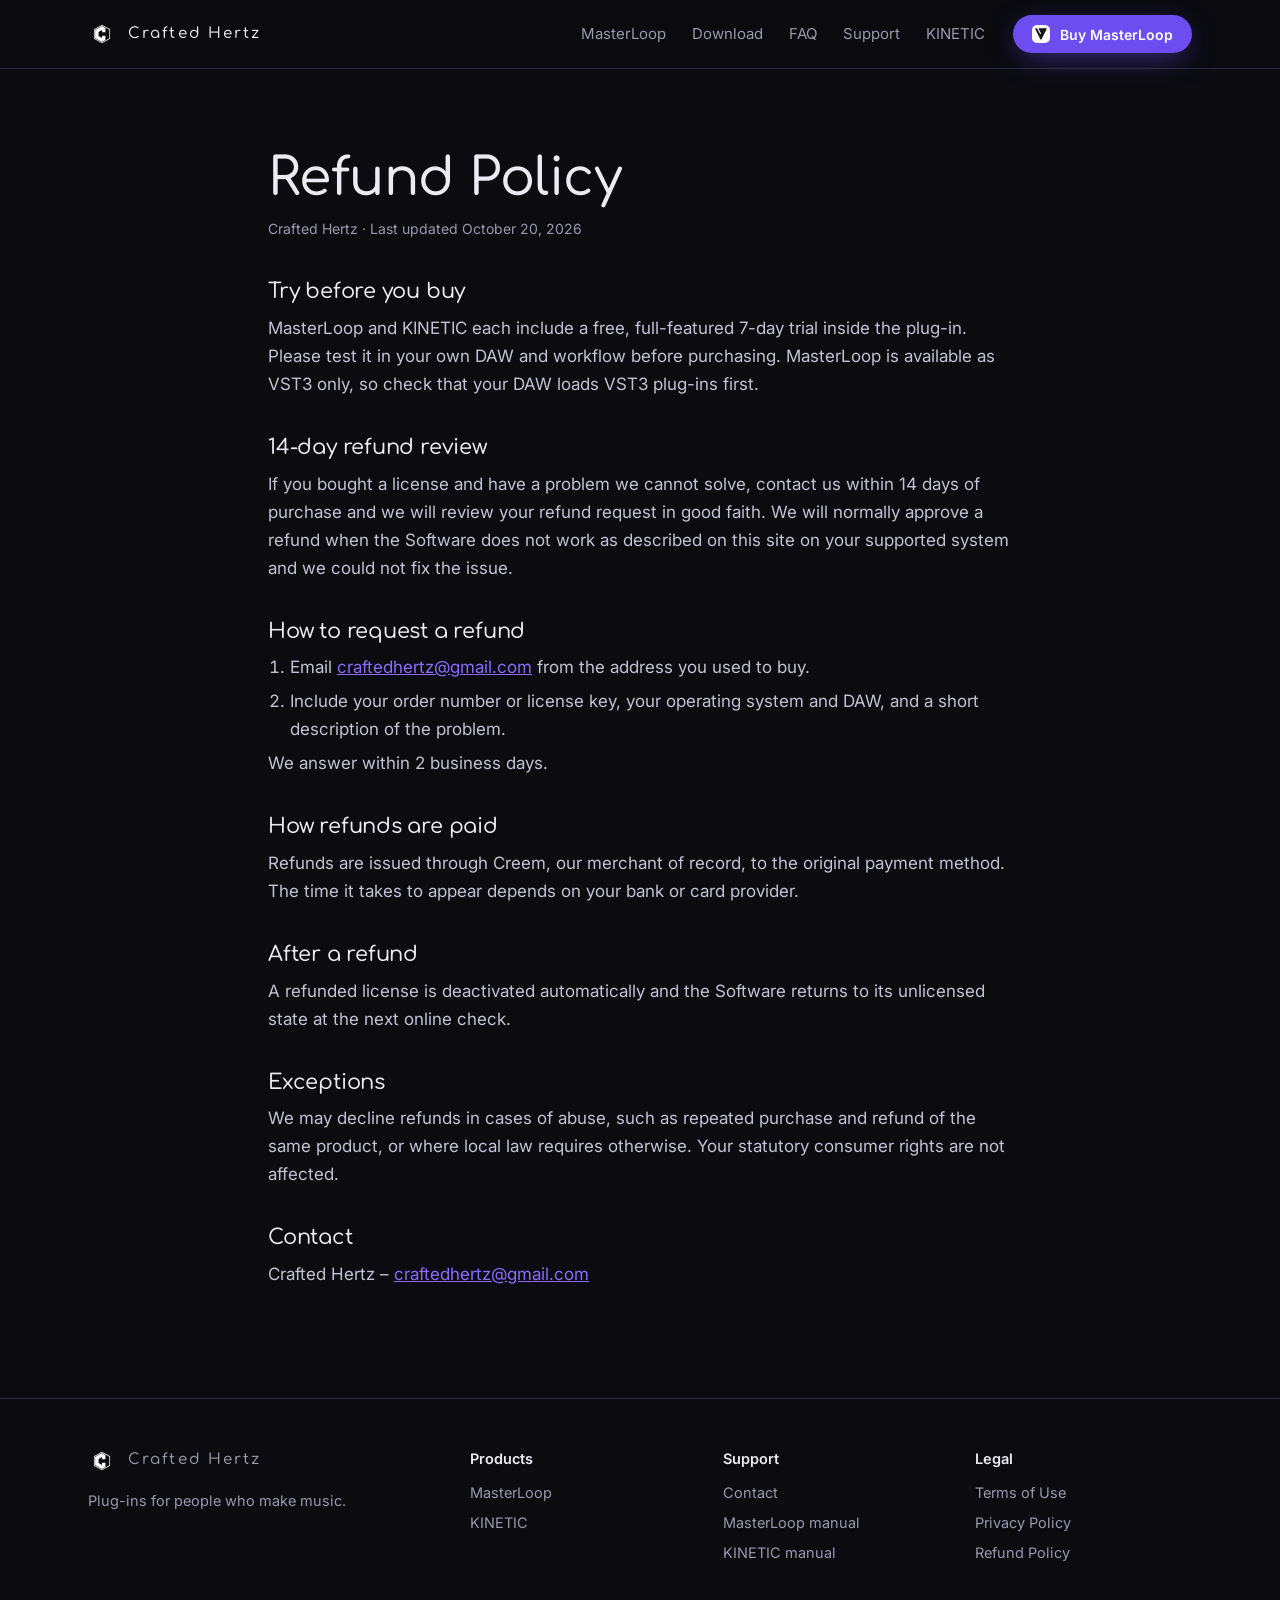
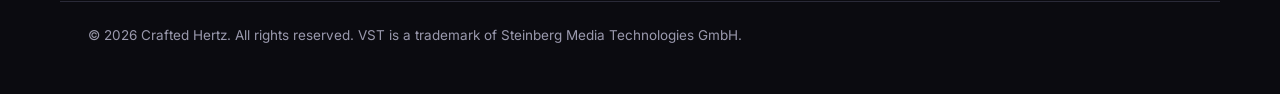
<file: refunds.html>
<!DOCTYPE html>
<html lang="en"><head><meta charset="utf-8"><meta name="viewport" content="width=device-width, initial-scale=1"><meta name="theme-color" content="#0b0b10">
<title>Refund Policy – Crafted Hertz</title><meta name="description" content="Refund Policy for MasterLoop and KINETIC: free 7-day trial, 14-day refund review, handled through Creem."><link rel="canonical" href="https://www.craftedhertz.com/refunds"><meta name="robots" content="index,follow">
<meta property="og:type" content="website"><meta property="og:site_name" content="Crafted Hertz"><meta property="og:title" content="Refund Policy – Crafted Hertz"><meta property="og:description" content="Refund Policy for MasterLoop and KINETIC: free 7-day trial, 14-day refund review, handled through Creem."><meta property="og:url" content="https://www.craftedhertz.com/refunds"><meta property="og:image" content="https://www.craftedhertz.com/assets/og-image.png">
<link rel="icon" href="/assets/favicon.svg" type="image/svg+xml">
<link rel="preconnect" href="https://fonts.googleapis.com"><link rel="preconnect" href="https://fonts.gstatic.com" crossorigin>
<link href="https://fonts.googleapis.com/css2?family=Comfortaa:wght@400;500;600&family=Inter:wght@400;500;600&display=swap" rel="stylesheet">
<script src="https://www.creem.io/embed.js" async></script>
<script>(function(){var p=location.pathname;if(/\.html$/.test(p)){history.replaceState(null,"",(p.replace(/index\.html$/,"").replace(/\.html$/,"")||"/")+location.search+location.hash)}})()</script>
<link rel="stylesheet" href="/assets/masterloop.css?v=20261020b"></head>
<body><svg width="0" height="0" style="position:absolute" aria-hidden="true"><symbol id="cz" viewBox="0 0 121 121"><path d="M22.1102 11C24.1187 11 25.9669 12.0982 26.9281 13.8619L51.2059 58.4106C52.5699 60.9134 55.7048 61.8368 58.2077 60.473C60.7108 59.109 61.6342 55.9742 60.2701 53.4712L41.5466 19.113C39.554 15.4566 42.2004 11 46.3645 11H103.806C107.885 11 110.539 15.2933 108.715 18.9416L65.0579 106.254C63.0356 110.298 57.2654 110.298 55.2431 106.254L11.5863 18.9416C9.76212 15.2933 12.4156 11 16.4946 11H22.1102Z" fill="#151617"/></symbol><symbol id="logo" viewBox="0 0 720 720"><path fill="#fff" fill-rule="evenodd" d="M360,600l-207.456,-120l0,-240l207.456,-120l207.456,120l0,240l-207.456,120Zm0,-22.48l188.024,-108.76l0,-217.52l-188.024,-108.76l-188.024,108.76l0,217.52l188.024,108.76Z"/><path fill="#fff" fill-rule="evenodd" d="M448.202,513.058l-88.202,51.019l-176.404,-102.039l0,-204.077l176.404,-102.038l88.202,51.019l0,108.957l-88.202,0l0,-58.028l-88.202,50.923l0,102.43l88.202,50.923l0,-58.047l88.202,0l0,108.957Z"/></symbol></svg><a class="skip" href="#main">Skip to content</a>
<nav class="top" aria-label="Main"><div class="wrap"><a class="brand" href="/"><svg aria-hidden="true"><use href="#logo"/></svg>Crafted Hertz</a>
<div class="links"><a href="/">MasterLoop</a><a href="/#download">Download</a><a href="/#faq">FAQ</a><a href="/#support">Support</a><a href="/kinetic">KINETIC</a></div><a class="creem" href="https://www.creem.io/payment/prod_3pxroHzhk0FmtakkiguxGU" data-creem-checkout data-creem-theme="dark"><svg aria-hidden="true"><use href="#cz"/></svg><span>Buy MasterLoop</span></a></div></nav>
<main id="main" class="wrap doc"><article>

<h1>Refund Policy</h1><p class="meta">Crafted Hertz · Last updated October 20, 2026</p>

<h2>Try before you buy</h2><p>MasterLoop and KINETIC each include a free, full-featured 7-day trial inside the plug-in. Please test it in your own DAW and workflow before purchasing. MasterLoop is available as VST3 only, so check that your DAW loads VST3 plug-ins first.</p>
<h2>14-day refund review</h2><p>If you bought a license and have a problem we cannot solve, contact us within 14 days of purchase and we will review your refund request in good faith. We will normally approve a refund when the Software does not work as described on this site on your supported system and we could not fix the issue.</p>
<h2>How to request a refund</h2><ol><li>Email <a href="mailto:craftedhertz@gmail.com">craftedhertz@gmail.com</a> from the address you used to buy.</li><li>Include your order number or license key, your operating system and DAW, and a short description of the problem.</li></ol><p>We answer within 2 business days.</p>
<h2>How refunds are paid</h2><p>Refunds are issued through Creem, our merchant of record, to the original payment method. The time it takes to appear depends on your bank or card provider.</p>
<h2>After a refund</h2><p>A refunded license is deactivated automatically and the Software returns to its unlicensed state at the next online check.</p>
<h2>Exceptions</h2><p>We may decline refunds in cases of abuse, such as repeated purchase and refund of the same product, or where local law requires otherwise. Your statutory consumer rights are not affected.</p>
<h2>Contact</h2><p>Crafted Hertz – <a href="mailto:craftedhertz@gmail.com">craftedhertz@gmail.com</a></p>
</article></main>
<footer><div class="wrap foot"><div><a class="brand" href="/"><svg aria-hidden="true"><use href="#logo"/></svg>Crafted Hertz</a><p>Plug-ins for people who make music.</p></div>
<div><b>Products</b><a href="/">MasterLoop</a><a href="/kinetic">KINETIC</a></div>
<div><b>Support</b><a href="/#support">Contact</a><a href="/assets/MasterLoop_User_Manual.pdf">MasterLoop manual</a><a href="/assets/KINETIC-Manual.pdf">KINETIC manual</a></div>
<div><b>Legal</b><a href="/terms">Terms of Use</a><a href="/privacy">Privacy Policy</a><a href="/refunds">Refund Policy</a></div></div>
<div class="wrap copy">© 2026 Crafted Hertz. All rights reserved. VST is a trademark of Steinberg Media Technologies GmbH.</div></footer></body></html>
</file>
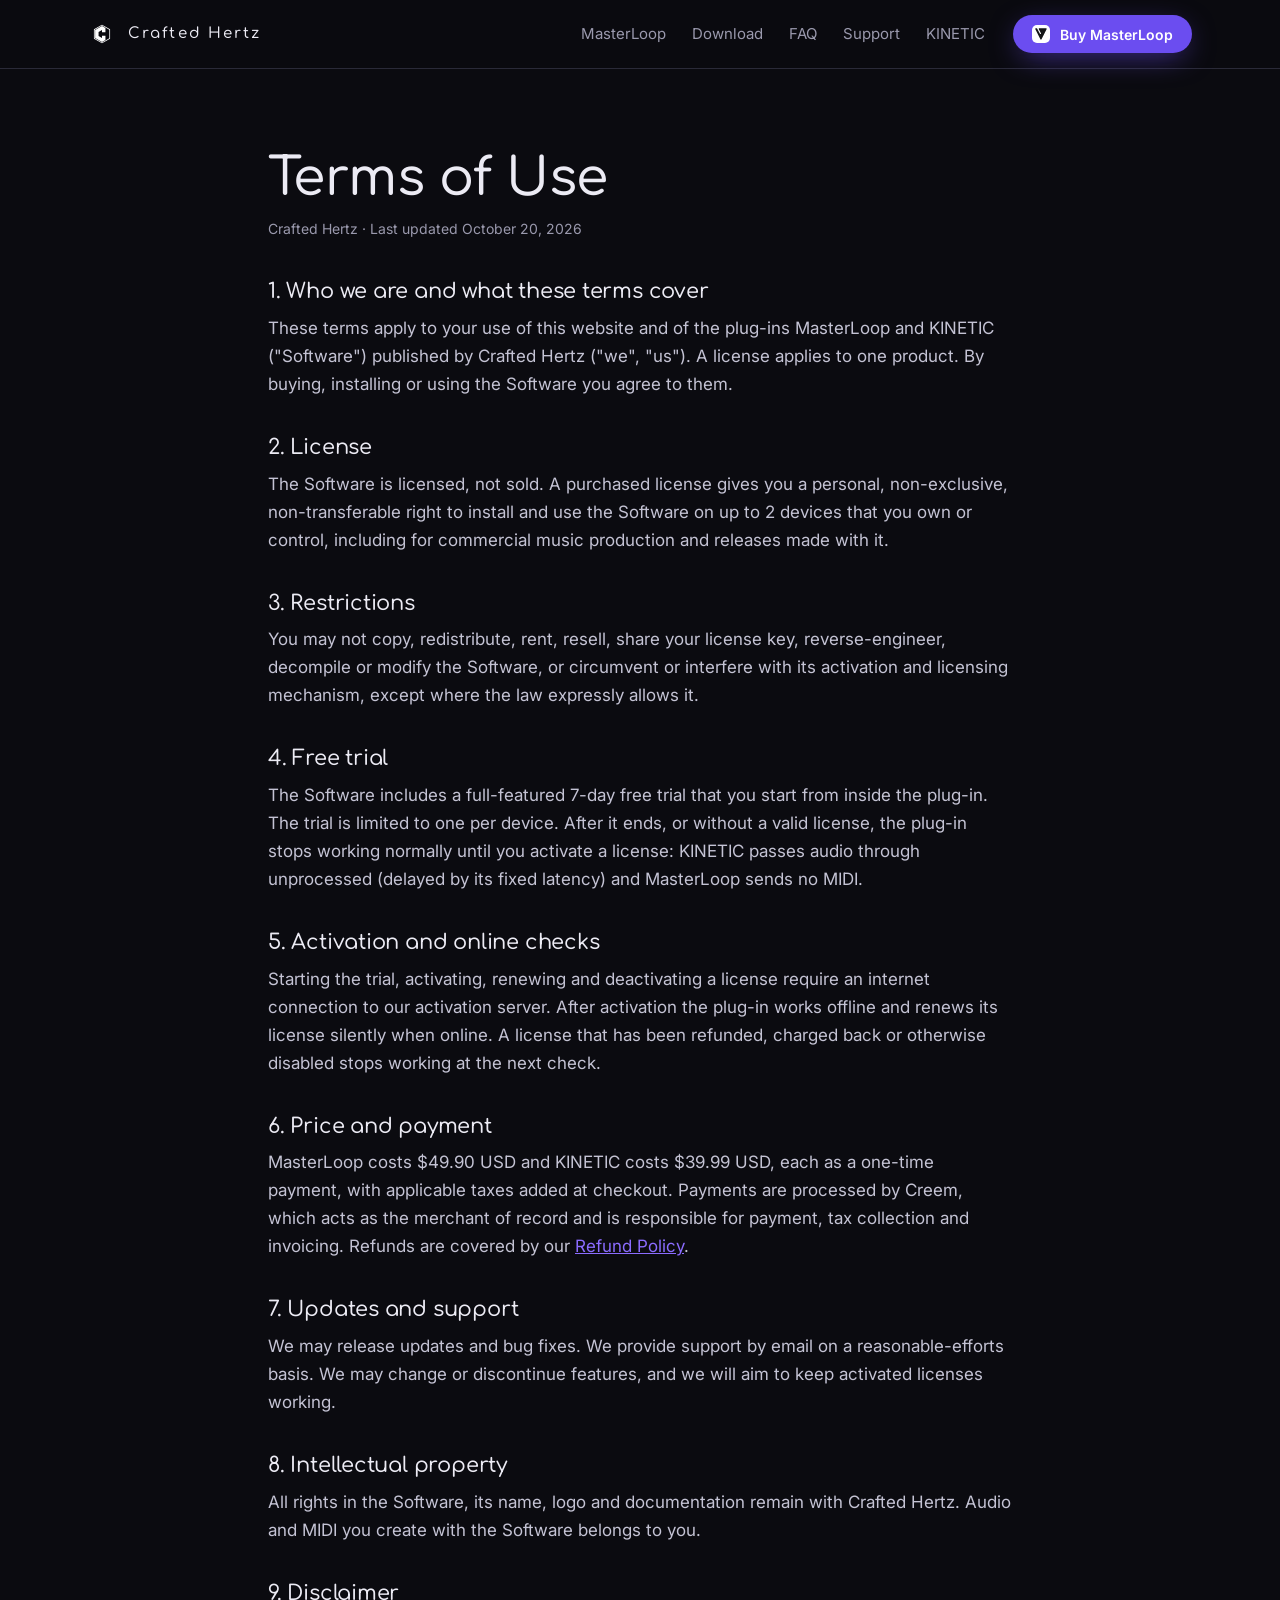
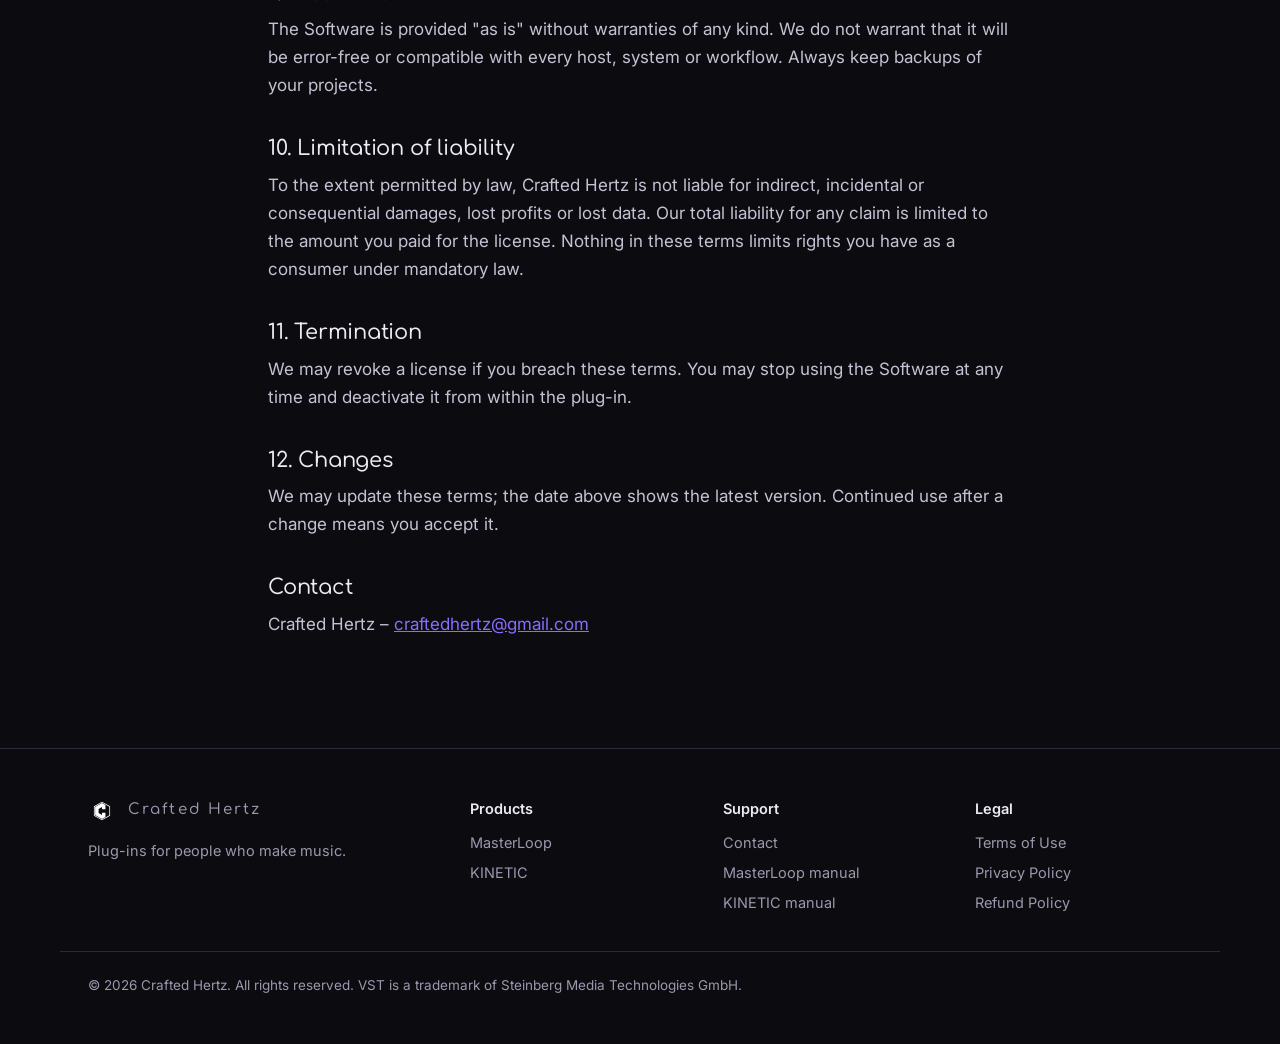
<file: terms.html>
<!DOCTYPE html>
<html lang="en"><head><meta charset="utf-8"><meta name="viewport" content="width=device-width, initial-scale=1"><meta name="theme-color" content="#0b0b10">
<title>Terms of Use – Crafted Hertz</title><meta name="description" content="Terms of Use for Crafted Hertz plug-ins MasterLoop and KINETIC: licence, trial, activation, payment and support."><link rel="canonical" href="https://www.craftedhertz.com/terms"><meta name="robots" content="index,follow">
<meta property="og:type" content="website"><meta property="og:site_name" content="Crafted Hertz"><meta property="og:title" content="Terms of Use – Crafted Hertz"><meta property="og:description" content="Terms of Use for Crafted Hertz plug-ins MasterLoop and KINETIC: licence, trial, activation, payment and support."><meta property="og:url" content="https://www.craftedhertz.com/terms"><meta property="og:image" content="https://www.craftedhertz.com/assets/og-image.png">
<link rel="icon" href="/assets/favicon.svg" type="image/svg+xml">
<link rel="preconnect" href="https://fonts.googleapis.com"><link rel="preconnect" href="https://fonts.gstatic.com" crossorigin>
<link href="https://fonts.googleapis.com/css2?family=Comfortaa:wght@400;500;600&family=Inter:wght@400;500;600&display=swap" rel="stylesheet">
<script src="https://www.creem.io/embed.js" async></script>
<script>(function(){var p=location.pathname;if(/\.html$/.test(p)){history.replaceState(null,"",(p.replace(/index\.html$/,"").replace(/\.html$/,"")||"/")+location.search+location.hash)}})()</script>
<link rel="stylesheet" href="/assets/masterloop.css?v=20261020b"></head>
<body><svg width="0" height="0" style="position:absolute" aria-hidden="true"><symbol id="cz" viewBox="0 0 121 121"><path d="M22.1102 11C24.1187 11 25.9669 12.0982 26.9281 13.8619L51.2059 58.4106C52.5699 60.9134 55.7048 61.8368 58.2077 60.473C60.7108 59.109 61.6342 55.9742 60.2701 53.4712L41.5466 19.113C39.554 15.4566 42.2004 11 46.3645 11H103.806C107.885 11 110.539 15.2933 108.715 18.9416L65.0579 106.254C63.0356 110.298 57.2654 110.298 55.2431 106.254L11.5863 18.9416C9.76212 15.2933 12.4156 11 16.4946 11H22.1102Z" fill="#151617"/></symbol><symbol id="logo" viewBox="0 0 720 720"><path fill="#fff" fill-rule="evenodd" d="M360,600l-207.456,-120l0,-240l207.456,-120l207.456,120l0,240l-207.456,120Zm0,-22.48l188.024,-108.76l0,-217.52l-188.024,-108.76l-188.024,108.76l0,217.52l188.024,108.76Z"/><path fill="#fff" fill-rule="evenodd" d="M448.202,513.058l-88.202,51.019l-176.404,-102.039l0,-204.077l176.404,-102.038l88.202,51.019l0,108.957l-88.202,0l0,-58.028l-88.202,50.923l0,102.43l88.202,50.923l0,-58.047l88.202,0l0,108.957Z"/></symbol></svg><a class="skip" href="#main">Skip to content</a>
<nav class="top" aria-label="Main"><div class="wrap"><a class="brand" href="/"><svg aria-hidden="true"><use href="#logo"/></svg>Crafted Hertz</a>
<div class="links"><a href="/">MasterLoop</a><a href="/#download">Download</a><a href="/#faq">FAQ</a><a href="/#support">Support</a><a href="/kinetic">KINETIC</a></div><a class="creem" href="https://www.creem.io/payment/prod_3pxroHzhk0FmtakkiguxGU" data-creem-checkout data-creem-theme="dark"><svg aria-hidden="true"><use href="#cz"/></svg><span>Buy MasterLoop</span></a></div></nav>
<main id="main" class="wrap doc"><article>

<h1>Terms of Use</h1><p class="meta">Crafted Hertz · Last updated October 20, 2026</p>

<h2>1. Who we are and what these terms cover</h2><p>These terms apply to your use of this website and of the plug-ins MasterLoop and KINETIC ("Software") published by Crafted Hertz ("we", "us"). A license applies to one product. By buying, installing or using the Software you agree to them.</p>
<h2>2. License</h2><p>The Software is licensed, not sold. A purchased license gives you a personal, non-exclusive, non-transferable right to install and use the Software on up to 2 devices that you own or control, including for commercial music production and releases made with it.</p>
<h2>3. Restrictions</h2><p>You may not copy, redistribute, rent, resell, share your license key, reverse-engineer, decompile or modify the Software, or circumvent or interfere with its activation and licensing mechanism, except where the law expressly allows it.</p>
<h2>4. Free trial</h2><p>The Software includes a full-featured 7-day free trial that you start from inside the plug-in. The trial is limited to one per device. After it ends, or without a valid license, the plug-in stops working normally until you activate a license: KINETIC passes audio through unprocessed (delayed by its fixed latency) and MasterLoop sends no MIDI.</p>
<h2>5. Activation and online checks</h2><p>Starting the trial, activating, renewing and deactivating a license require an internet connection to our activation server. After activation the plug-in works offline and renews its license silently when online. A license that has been refunded, charged back or otherwise disabled stops working at the next check.</p>
<h2>6. Price and payment</h2><p>MasterLoop costs $49.90 USD and KINETIC costs $39.99 USD, each as a one-time payment, with applicable taxes added at checkout. Payments are processed by Creem, which acts as the merchant of record and is responsible for payment, tax collection and invoicing. Refunds are covered by our <a href="/refunds">Refund Policy</a>.</p>
<h2>7. Updates and support</h2><p>We may release updates and bug fixes. We provide support by email on a reasonable-efforts basis. We may change or discontinue features, and we will aim to keep activated licenses working.</p>
<h2>8. Intellectual property</h2><p>All rights in the Software, its name, logo and documentation remain with Crafted Hertz. Audio and MIDI you create with the Software belongs to you.</p>
<h2>9. Disclaimer</h2><p>The Software is provided "as is" without warranties of any kind. We do not warrant that it will be error-free or compatible with every host, system or workflow. Always keep backups of your projects.</p>
<h2>10. Limitation of liability</h2><p>To the extent permitted by law, Crafted Hertz is not liable for indirect, incidental or consequential damages, lost profits or lost data. Our total liability for any claim is limited to the amount you paid for the license. Nothing in these terms limits rights you have as a consumer under mandatory law.</p>
<h2>11. Termination</h2><p>We may revoke a license if you breach these terms. You may stop using the Software at any time and deactivate it from within the plug-in.</p>
<h2>12. Changes</h2><p>We may update these terms; the date above shows the latest version. Continued use after a change means you accept it.</p>
<h2>Contact</h2><p>Crafted Hertz – <a href="mailto:craftedhertz@gmail.com">craftedhertz@gmail.com</a></p>
</article></main>
<footer><div class="wrap foot"><div><a class="brand" href="/"><svg aria-hidden="true"><use href="#logo"/></svg>Crafted Hertz</a><p>Plug-ins for people who make music.</p></div>
<div><b>Products</b><a href="/">MasterLoop</a><a href="/kinetic">KINETIC</a></div>
<div><b>Support</b><a href="/#support">Contact</a><a href="/assets/MasterLoop_User_Manual.pdf">MasterLoop manual</a><a href="/assets/KINETIC-Manual.pdf">KINETIC manual</a></div>
<div><b>Legal</b><a href="/terms">Terms of Use</a><a href="/privacy">Privacy Policy</a><a href="/refunds">Refund Policy</a></div></div>
<div class="wrap copy">© 2026 Crafted Hertz. All rights reserved. VST is a trademark of Steinberg Media Technologies GmbH.</div></footer></body></html>
</file>
<file: assets/masterloop.css>
:root{--bg:#0b0b10;--p1:#14141b;--p2:#1d1d27;--ln:#2a2a38;--tx:#ecebf4;--dim:#9a99ad;--v:#8b6cff;--v2:#6b4df0;--pk:#ff7096;--mn:#4fd2a6;--bl:#6aa8ff;--r:14px}
*{box-sizing:border-box;margin:0}html{scroll-behavior:smooth;scroll-padding-top:80px;-webkit-text-size-adjust:100%}
body{background:var(--bg);color:var(--tx);font:400 17px/1.65 Inter,system-ui,-apple-system,"Segoe UI",sans-serif;-webkit-font-smoothing:antialiased}
h1,h2,h3,.brand{font-family:Comfortaa,"Segoe UI",sans-serif;font-weight:500;letter-spacing:-.01em;line-height:1.12}
a{color:inherit}.wrap{max-width:1160px;margin:0 auto;padding:0 28px}.dim{color:var(--dim)}
:focus-visible{outline:2px solid var(--v);outline-offset:3px;border-radius:6px}
.skip{position:absolute;left:-999px}.skip:focus{left:12px;top:12px;background:#fff;color:#000;padding:8px 12px;z-index:99}
nav.top{position:sticky;top:0;z-index:20;background:rgba(11,11,16,.78);backdrop-filter:blur(14px);border-bottom:1px solid var(--ln)}
nav .wrap{display:flex;align-items:center;gap:28px;height:68px}
.brand{display:flex;align-items:center;gap:12px;text-decoration:none;font-size:15px;letter-spacing:.14em;text-transform:none}.brand svg{width:28px;height:28px}
.links{display:flex;gap:26px;margin-left:auto;font-size:15px}.links a{text-decoration:none;color:var(--dim)}.links a:hover,.links a[aria-current]{color:var(--tx)}
.btn,.creem{display:inline-flex;align-items:center;gap:10px;border-radius:999px;padding:13px 26px;font:600 15px Inter,sans-serif;text-decoration:none;cursor:pointer;border:1px solid transparent;transition:transform .2s,background .2s}
.creem{background:var(--v2);color:#fff;box-shadow:0 8px 30px -8px rgba(107,77,240,.7)}.creem:hover{background:#7a5cff;transform:translateY(-1px)}.creem svg{width:18px;height:18px;background:#fff;border-radius:5px;padding:2px}
.ghost{border-color:#3a3a4e;color:var(--tx)}.ghost:hover{background:var(--p2)}
nav .creem{padding:9px 18px;font-size:14px}
.hero{position:relative;padding:92px 0 40px;text-align:center;overflow:hidden}
.hero:before{content:"";position:absolute;left:50%;top:260px;width:900px;height:520px;transform:translateX(-50%);background:radial-gradient(closest-side,rgba(139,108,255,.32),transparent);filter:blur(30px);pointer-events:none}
.hero h1{font-size:clamp(40px,6.4vw,84px);max-width:13em;margin:0 auto 26px}
.lead{font-size:clamp(17px,1.6vw,20px);color:var(--dim);max-width:40em;margin:0 auto}
.cta{display:flex;gap:14px;justify-content:center;flex-wrap:wrap;margin:36px 0 18px}
.fine{font-size:14px;color:var(--dim)}.fine b{color:var(--tx);font-weight:600}
.stage{position:relative;margin:56px auto 0;max-width:1000px}.stage .ui{width:100%;height:auto;display:block;border-radius:20px;box-shadow:0 60px 120px -30px rgba(0,0,0,.9),0 0 0 1px rgba(255,255,255,.05)}
.ph{animation:ph 8s linear infinite}@keyframes ph{from{transform:translateX(0)}to{transform:translateX(800px)}}
.layers{display:flex;gap:10px;justify-content:center;flex-wrap:wrap;margin:30px 0 14px}
.layers button{font:500 15px Inter,sans-serif;color:var(--dim);background:var(--p1);border:1px solid var(--ln);border-radius:999px;padding:9px 20px 9px 16px;cursor:pointer;display:flex;align-items:center;gap:10px}
.layers button i{width:9px;height:9px;border-radius:50%;background:var(--c)}.layers button[aria-pressed=true]{color:var(--tx);border-color:var(--c);background:var(--p2)}
#cap{min-height:3.4em;max-width:38em;margin:0 auto;color:var(--dim);font-size:16px}
section{padding:120px 0}section.tight{padding:70px 0}
h2{font-size:clamp(30px,4vw,50px);margin-bottom:22px;max-width:15em}
.split{display:grid;grid-template-columns:5fr 7fr;gap:80px;align-items:start}
.rows>div{padding:26px 0;border-top:1px solid var(--ln)}.rows>div:last-child{border-bottom:1px solid var(--ln)}
.rows h3{font-size:21px;margin-bottom:8px}.rows p{color:var(--dim);max-width:34em}
.band{background:var(--p1);border-block:1px solid var(--ln)}
.modes{display:grid;grid-template-columns:repeat(3,1fr);gap:0;border:1px solid var(--ln);border-radius:var(--r);overflow:hidden;margin-top:44px}
.modes>div{padding:34px;border-left:1px solid var(--ln)}.modes>div:first-child{border-left:0}.modes h3{font-size:20px;margin-bottom:10px}.modes p{color:var(--dim);font-size:15.5px}.modes b{color:var(--tx);font-weight:600}
.steps{counter-reset:s;list-style:none;padding:0}.steps li{counter-increment:s;display:grid;grid-template-columns:44px 1fr;gap:18px;padding:20px 0;border-top:1px solid var(--ln)}
.steps li:before{content:counter(s);font:500 22px Comfortaa;color:var(--v)}.steps b{display:block;font-weight:600}.steps span{color:var(--dim)}
table{width:100%;border-collapse:collapse}td{padding:15px 0;border-top:1px solid var(--ln);vertical-align:top}td:first-child{color:var(--dim);width:36%;padding-right:20px}
.buy{text-align:center;padding:90px 28px;border:1px solid var(--ln);border-radius:28px;background:radial-gradient(70% 120% at 50% 0,rgba(139,108,255,.22),transparent),var(--p1)}
.buy .price{font:500 64px Comfortaa;margin:8px 0}.buy ul{list-style:none;padding:0;display:inline-flex;flex-wrap:wrap;gap:8px 28px;justify-content:center;color:var(--dim);margin:20px 0 32px}
.dl{display:grid;grid-template-columns:1fr 1fr;gap:18px;max-width:760px;margin:40px auto 0}
.dlb{display:block;text-decoration:none;padding:22px 26px;border:1px solid var(--ln);border-radius:var(--r);background:var(--p1);transition:border-color .2s}.dlb:hover{border-color:var(--v)}.dlb b{display:block;font-size:18px}.dlb small{color:var(--dim);font-size:14px}
details{border-top:1px solid var(--ln);padding:22px 0}details:last-of-type{border-bottom:1px solid var(--ln)}summary{cursor:pointer;font:500 19px Comfortaa;list-style:none;display:flex;justify-content:space-between;gap:20px}summary::after{content:"+";color:var(--v);font-size:24px;line-height:1}details[open] summary::after{content:"–"}details p{color:var(--dim);margin-top:12px;max-width:42em}
.faq{max-width:820px}
.kin{display:grid;grid-template-columns:1fr 1.1fr;gap:56px;align-items:center;opacity:.9}.kin img{width:100%;height:auto;border-radius:12px;border:1px solid var(--ln);filter:saturate(.8)}.kin h2{font-size:30px}
code{background:var(--p2);padding:2px 7px;border-radius:6px;font-size:.9em}
footer{border-top:1px solid var(--ln);padding:48px 0;color:var(--dim);font-size:14.5px}footer .wrap{display:flex;flex-wrap:wrap;gap:14px 32px;justify-content:space-between}footer nav{display:flex;gap:24px}
@media(max-width:860px){.links{display:none}nav .creem{margin-left:auto}.split,.kin{grid-template-columns:1fr;gap:36px}.modes{grid-template-columns:1fr}.modes>div{border-left:0;border-top:1px solid var(--ln)}.modes>div:first-child{border-top:0}.dl{grid-template-columns:1fr}section{padding:80px 0}.hero{padding-top:60px}}
@media(prefers-reduced-motion:reduce){.ph{animation:none}html{scroll-behavior:auto}*{transition:none!important}}
.ui .k{display:none}.ui .n{opacity:.2;transition:opacity .4s}.ui .tb{fill:#1a1a23}.ui[data-a="0"] .k0{display:block}.ui[data-a="0"] .n0{opacity:1}.ui[data-a="0"] .tab0 .tb{fill:#262636}.ui[data-a="1"] .k1{display:block}.ui[data-a="1"] .n1{opacity:1}.ui[data-a="1"] .tab1 .tb{fill:#262636}.ui[data-a="2"] .k2{display:block}.ui[data-a="2"] .n2{opacity:1}.ui[data-a="2"] .tab2 .tb{fill:#262636}.ui[data-a="3"] .k3{display:block}.ui[data-a="3"] .n3{opacity:1}.ui[data-a="3"] .tab3 .tb{fill:#262636}
.stage{display:grid}.stage .shot{grid-area:1/1;width:100%;height:auto;opacity:0;transition:opacity .5s;border-radius:0;box-shadow:none;filter:drop-shadow(0 50px 70px rgba(0,0,0,.75))}.stage .shot.on{opacity:1}

.doc{max-width:800px;padding:80px 28px 110px}.doc h1{font-size:clamp(34px,5vw,52px);margin-bottom:10px}.doc .meta{color:var(--dim);font-size:14px;margin-bottom:40px}
.doc h2{font-size:21px;margin:38px 0 10px;max-width:none}.doc p,.doc li{color:#c4c3d4}.doc a,.rows h3 a,.fine a,#support a{color:var(--v)}.doc ol{padding-left:22px}.doc li{margin:6px 0}
footer .foot{display:grid;grid-template-columns:1.6fr 1fr 1fr 1fr;gap:36px;padding-bottom:30px}.foot b{display:block;color:var(--tx);font-weight:600;margin-bottom:10px}.foot a{display:block;text-decoration:none;margin:6px 0}.foot a:hover{color:var(--tx)}.foot p{margin-top:14px;max-width:18em}.foot .brand{display:flex;margin:0}
footer .copy{display:block;border-top:1px solid var(--ln);padding-top:22px;font-size:13.5px}
@media(max-width:860px){footer .foot{grid-template-columns:1fr 1fr}}
</file>
<file: assets/style.css>
:root{--bg:#070b10;--panel:rgba(24,33,41,.55);--line:rgba(255,255,255,.08);--text:#eaf0f7;--dim:#8fa3b8;--a:#5ec8f0;--c:#2cd5ff;--p:#9d6bff;--g:#22e06b;--max:1120px}
*{box-sizing:border-box}html{scroll-behavior:smooth}
body{margin:0;background:var(--bg);color:var(--text);font:400 17px/1.65 "Plus Jakarta Sans",system-ui,sans-serif;overflow-x:hidden}
body:before{content:"";position:fixed;inset:0;background:radial-gradient(900px 500px at var(--mx,70%) var(--my,10%),rgba(44,213,255,.10),transparent 60%),radial-gradient(700px 500px at 10% 90%,rgba(157,107,255,.08),transparent 60%);pointer-events:none;z-index:0}
a{color:var(--a)}.wrap{max-width:var(--max);margin:0 auto;padding:0 24px;position:relative;z-index:1}
.mono{font:500 12px "JetBrains Mono",monospace;letter-spacing:.16em;text-transform:uppercase;color:var(--a)}
h1{font-size:clamp(54px,10vw,128px);line-height:.92;margin:14px 0 22px;font-weight:800;letter-spacing:-.045em;background:linear-gradient(180deg,#fff 20%,#7fd9f7 70%,#9d6bff);-webkit-background-clip:text;background-clip:text;color:transparent}
h2{font-size:clamp(28px,4vw,46px);line-height:1.1;margin:10px 0 16px;font-weight:800;letter-spacing:-.025em}h3{margin:0 0 6px;font-size:18px}
.lead{font-size:clamp(18px,2vw,22px);color:#c0cddb;max-width:36em}.dim{color:var(--dim)}
nav.top{position:sticky;top:0;z-index:20;backdrop-filter:blur(16px) saturate(1.4);background:rgba(7,11,16,.6);border-bottom:1px solid var(--line)}
nav.top .wrap{display:flex;align-items:center;justify-content:space-between;height:66px}
.brand{display:flex;align-items:center;gap:12px;text-decoration:none;color:var(--text);font-weight:800;letter-spacing:.16em;font-size:14px;text-transform:uppercase}.brand svg{width:30px;height:30px}
.links a{color:var(--dim);text-decoration:none;margin-left:26px;font-size:14px;font-weight:500;transition:.2s}.links a:hover{color:#fff}
.creem{display:inline-flex;align-items:center;gap:8px;padding:12px 20px;border-radius:12px;border:2px solid #151617;background:#FFBE98;color:#151617;box-shadow:0 3px 0 0 #151617;font:700 14px/1 -apple-system,BlinkMacSystemFont,"Segoe UI",Roboto,Helvetica,Arial,sans-serif;cursor:pointer;text-decoration:none;transition:transform .15s,box-shadow .15s}
.creem:hover{transform:translateY(-2px);box-shadow:0 5px 0 0 #151617,0 12px 40px rgba(255,190,152,.35)}.creem svg{width:15px;height:15px;flex:none}
.ghost{padding:12px 20px;border:1px solid var(--line);border-radius:12px;text-decoration:none;color:var(--text);font-weight:700;font-size:14px;background:rgba(255,255,255,.03);transition:.2s}.ghost:hover{border-color:var(--a)}
.hero{position:relative;padding:90px 0 40px;text-align:center;overflow:hidden}
#cv{position:absolute;inset:0;width:100%;height:100%;opacity:.9}
.hero .lead{margin:0 auto}.cta{display:flex;flex-wrap:wrap;gap:14px;justify-content:center;margin:34px 0 14px}
.badges{display:flex;flex-wrap:wrap;gap:10px;justify-content:center;margin-top:18px}.badges span{font:500 12px "JetBrains Mono",monospace;color:var(--dim);border:1px solid var(--line);padding:6px 12px;border-radius:99px;background:rgba(255,255,255,.03)}
.stage{perspective:1400px;margin:56px auto 0;max-width:900px}
.frame{position:relative;border-radius:18px;border:1px solid rgba(94,200,240,.35);background:#0b1118;box-shadow:0 40px 120px -30px rgba(44,213,255,.35),0 0 0 6px rgba(255,255,255,.02);transition:transform .15s;transform-style:preserve-3d}
.frame img{display:block;width:100%;height:auto;border-radius:17px}
.hl{position:absolute;border:2px solid var(--c);border-radius:12px;background:rgba(44,213,255,.10);box-shadow:0 0 40px rgba(44,213,255,.45);transition:all .45s cubic-bezier(.2,.8,.2,1);pointer-events:none;opacity:0}
.tabs{display:flex;flex-wrap:wrap;gap:8px;justify-content:center;margin:26px 0 8px}.tabs button{font:500 13px "JetBrains Mono",monospace;color:var(--dim);background:rgba(255,255,255,.03);border:1px solid var(--line);border-radius:99px;padding:8px 16px;cursor:pointer;transition:.2s}
.tabs button.on,.tabs button:hover{color:#06202b;background:var(--a);border-color:var(--a)}
#cap{min-height:56px;max-width:640px;margin:8px auto 0;color:#c0cddb;text-align:center;font-size:16px}
section{padding:96px 0;position:relative}.head{text-align:center;margin-bottom:46px}.head .lead{margin:0 auto}
.stats{display:grid;grid-template-columns:repeat(auto-fit,minmax(180px,1fr));gap:1px;background:var(--line);border:1px solid var(--line);border-radius:18px;overflow:hidden;margin-top:70px}
.stats div{background:#0a1017;padding:28px 20px;text-align:center}.stats b{display:block;font-size:42px;font-weight:800;letter-spacing:-.03em;color:#fff}.stats span{color:var(--dim);font-size:14px}
.grid{display:grid;grid-template-columns:repeat(auto-fit,minmax(310px,1fr));gap:18px}
.card{position:relative;background:var(--panel);border:1px solid var(--line);border-radius:18px;padding:26px;backdrop-filter:blur(8px);overflow:hidden;transition:transform .25s,border-color .25s}
.card:before{content:"";position:absolute;inset:0;background:radial-gradient(260px 200px at var(--cx,50%) var(--cy,0),rgba(94,200,240,.16),transparent 70%);opacity:0;transition:.3s}.card:hover{transform:translateY(-4px);border-color:rgba(94,200,240,.4)}.card:hover:before{opacity:1}
.card p{margin:0;color:#b4c2d1;font-size:15.5px;position:relative}.card .mono{display:block;margin-bottom:10px;color:var(--p)}.card h3{position:relative}
.steps{display:grid;grid-template-columns:repeat(3,1fr);gap:18px;counter-reset:s}.steps .card:after{counter-increment:s;content:"0" counter(s);position:absolute;right:20px;top:10px;font:800 54px "Plus Jakarta Sans";color:rgba(255,255,255,.05)}
.cols{display:grid;grid-template-columns:1fr 1fr;gap:56px}
table{width:100%;border-collapse:collapse;font-size:15.5px}td{padding:12px 0;border-bottom:1px solid var(--line);vertical-align:top}td:first-child{color:var(--dim);width:36%}
ul.tick{padding:0;list-style:none;margin:0}ul.tick li{padding-left:28px;position:relative;margin:11px 0;color:#c0cddb}ul.tick li:before{content:"";position:absolute;left:3px;top:.6em;width:12px;height:12px;border-radius:50%;background:radial-gradient(circle,var(--c) 30%,transparent 35%);border:1px solid var(--a)}
.buy{position:relative;border-radius:26px;padding:56px 40px;text-align:center;border:1px solid rgba(94,200,240,.4);background:linear-gradient(160deg,rgba(44,213,255,.10),rgba(157,107,255,.08) 60%,rgba(7,11,16,.6));box-shadow:0 30px 100px -40px rgba(44,213,255,.5)}
.buy p{max-width:560px;margin:0 auto 26px;color:#c0cddb}
details{border-bottom:1px solid var(--line);padding:18px 0}summary{cursor:pointer;font-weight:700;list-style:none;display:flex;justify-content:space-between}summary:after{content:"+";color:var(--a);font-size:22px;line-height:1}details[open] summary:after{content:"–"}details p{color:#b4c2d1;margin:10px 0 0;max-width:46em}
.legal h2{font-size:24px;margin-top:38px}.legal p{color:#a9b9c9;font-size:15.5px;max-width:52em}
footer{border-top:1px solid var(--line);padding:30px 0 50px;color:var(--dim);font-size:14px;position:relative;z-index:1}footer .wrap{display:flex;flex-wrap:wrap;gap:12px 32px;justify-content:space-between}
.rv{opacity:0;transform:translateY(26px);transition:opacity .8s,transform .8s cubic-bezier(.2,.8,.2,1)}.rv.in{opacity:1;transform:none}
@media(max-width:820px){.cols,.steps{grid-template-columns:1fr}.links{display:none}section{padding:64px 0}.buy{padding:40px 22px}}
@media(prefers-reduced-motion:reduce){.rv{opacity:1;transform:none;transition:none}html{scroll-behavior:auto}}

.skip{position:absolute;left:-999px;top:8px;background:#fff;color:#000;padding:8px 14px;border-radius:8px;z-index:99}.skip:focus{left:8px}
:focus-visible{outline:2px solid var(--c);outline-offset:3px;border-radius:6px}
.soon{position:relative;border-radius:26px;padding:56px 40px;border:1px dashed rgba(157,107,255,.55);background:linear-gradient(160deg,rgba(157,107,255,.10),rgba(7,11,16,.5));display:grid;grid-template-columns:1.1fr .9fr;gap:36px;align-items:center}
.soon .mono{color:var(--p)}.soon p{color:#c0cddb;max-width:34em}
.wave{display:flex;align-items:center;gap:5px;height:120px;justify-content:center}.wave i{display:block;width:6px;border-radius:4px;background:linear-gradient(var(--p),var(--c));height:20%;animation:w 1.6s ease-in-out infinite}
@keyframes w{0%,100%{height:14%}50%{height:90%}}
.pill{display:inline-block;font:500 12px "JetBrains Mono",monospace;letter-spacing:.14em;text-transform:uppercase;border:1px solid var(--p);color:var(--p);padding:5px 12px;border-radius:99px;margin-bottom:14px}
.doc{max-width:820px;padding:72px 24px 90px}.doc h1{font-size:clamp(36px,6vw,60px);letter-spacing:-.03em;margin:8px 0 6px}.doc h2{font-size:22px;margin:38px 0 8px;letter-spacing:-.01em}
.doc p,.doc li{color:#b9c6d4;font-size:16.5px}.doc ul{padding-left:22px}.doc .meta{color:var(--dim);font-size:14px;margin-bottom:30px}
.legalnav{display:flex;flex-wrap:wrap;gap:8px 22px;margin:0 0 6px}.legalnav a{color:var(--dim);font-size:14px}
@media(max-width:820px){.soon{grid-template-columns:1fr;padding:36px 22px}}

.card ol{margin:12px 0 0;padding-left:20px;color:#b4c2d1;font-size:15.5px;position:relative}.card ol li{margin:8px 0}
code{font:500 13px "JetBrains Mono",monospace;background:rgba(255,255,255,.06);border:1px solid var(--line);border-radius:6px;padding:1px 6px;color:#d6e6f2;word-break:break-all}
html{scroll-padding-top:80px}

.dlrow{display:flex;flex-wrap:wrap;gap:16px;justify-content:center}
.dlbtn{display:inline-flex;flex-direction:column;align-items:center;gap:4px;min-width:290px;padding:18px 28px;border-radius:14px;background:var(--a);color:#06202b;text-decoration:none;font-weight:800;font-size:17px;box-shadow:0 14px 50px -16px rgba(44,213,255,.6);transition:transform .15s,box-shadow .15s}
.dlbtn:hover{transform:translateY(-2px);box-shadow:0 18px 60px -12px rgba(44,213,255,.8)}.dlbtn small{font:500 12px "JetBrains Mono",monospace;opacity:.75;letter-spacing:.02em}

footer{padding:56px 0 40px}footer .foot{display:grid;grid-template-columns:1.6fr 1fr 1fr 1fr;gap:36px;padding-bottom:30px}
footer .foot b{display:block;color:var(--text);font-weight:700;margin-bottom:10px}footer .foot a{display:block;text-decoration:none;margin:6px 0;color:var(--dim)}footer .foot a:hover{color:var(--text)}
footer .foot p{margin-top:14px;max-width:18em}footer .foot .brand{display:flex;align-items:center;gap:12px;margin:0;color:var(--text);font-weight:700;font-size:16px}footer .foot .brand svg{width:28px;height:28px}
footer .copy{display:block;border-top:1px solid var(--line);padding-top:22px;font-size:13.5px}
@media(max-width:860px){footer .foot{grid-template-columns:1fr 1fr}}
</file>
